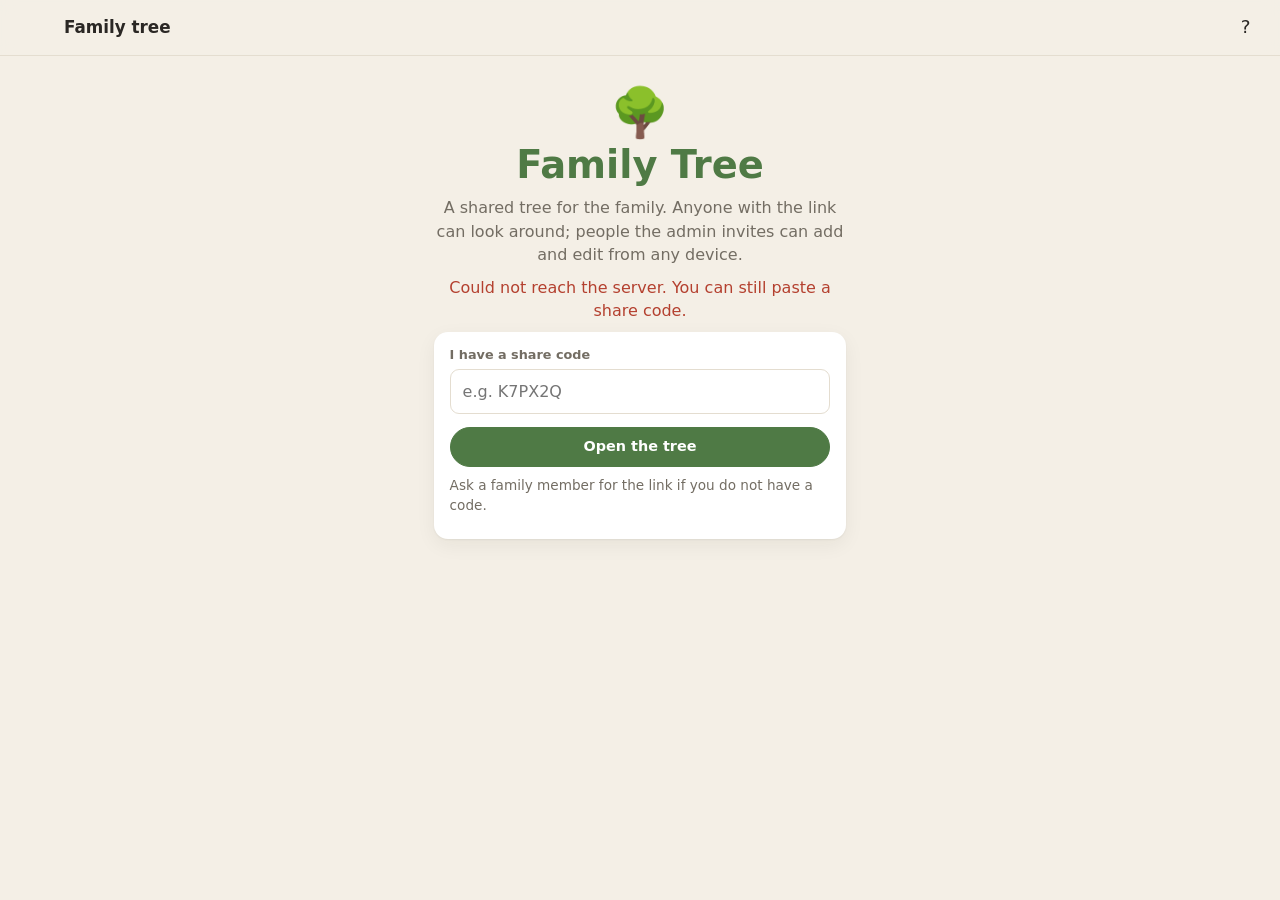
<file: index.html>
<!DOCTYPE html>
<html lang="en">
<head>
  <meta charset="UTF-8" />
  <meta name="viewport" content="width=device-width, initial-scale=1, viewport-fit=cover" />
  <meta name="theme-color" content="#4f7a45" />
  <link rel="icon" href="assets/icons/icon.svg" type="image/svg+xml" />
  <link rel="apple-touch-icon" href="assets/icons/icon-192.png" />
  <link rel="manifest" href="manifest.json" />
  <title>Family Tree</title>
  <link rel="stylesheet" href="assets/css/style.css" />
</head>
<body data-page="home">
  <header class="app-header"></header>
  <nav class="sidenav" aria-label="Main"></nav>

  <main class="app-main"></main>

  <nav class="tabbar" aria-label="Main"></nav>

  <script src="assets/js/config/app-config.js"></script>
  <script src="assets/js/utils/brief-message.js"></script>
  <script src="assets/js/utils/api.js"></script>
  <script src="assets/js/utils/tree-access.js"></script>
  <script src="assets/js/utils/formatters.js"></script>
  <script src="assets/js/utils/gen-date.js"></script>
  <script src="assets/js/utils/confirm-dialog.js"></script>
  <script src="assets/js/utils/help-catalog.js"></script>
  <script src="assets/js/components/shell.js"></script>
  <script src="assets/js/components/contextual-help.js"></script>
  <script src="assets/js/pages/home.js"></script>
  <script src="assets/js/main.js"></script>
</body>
</html>
</file>
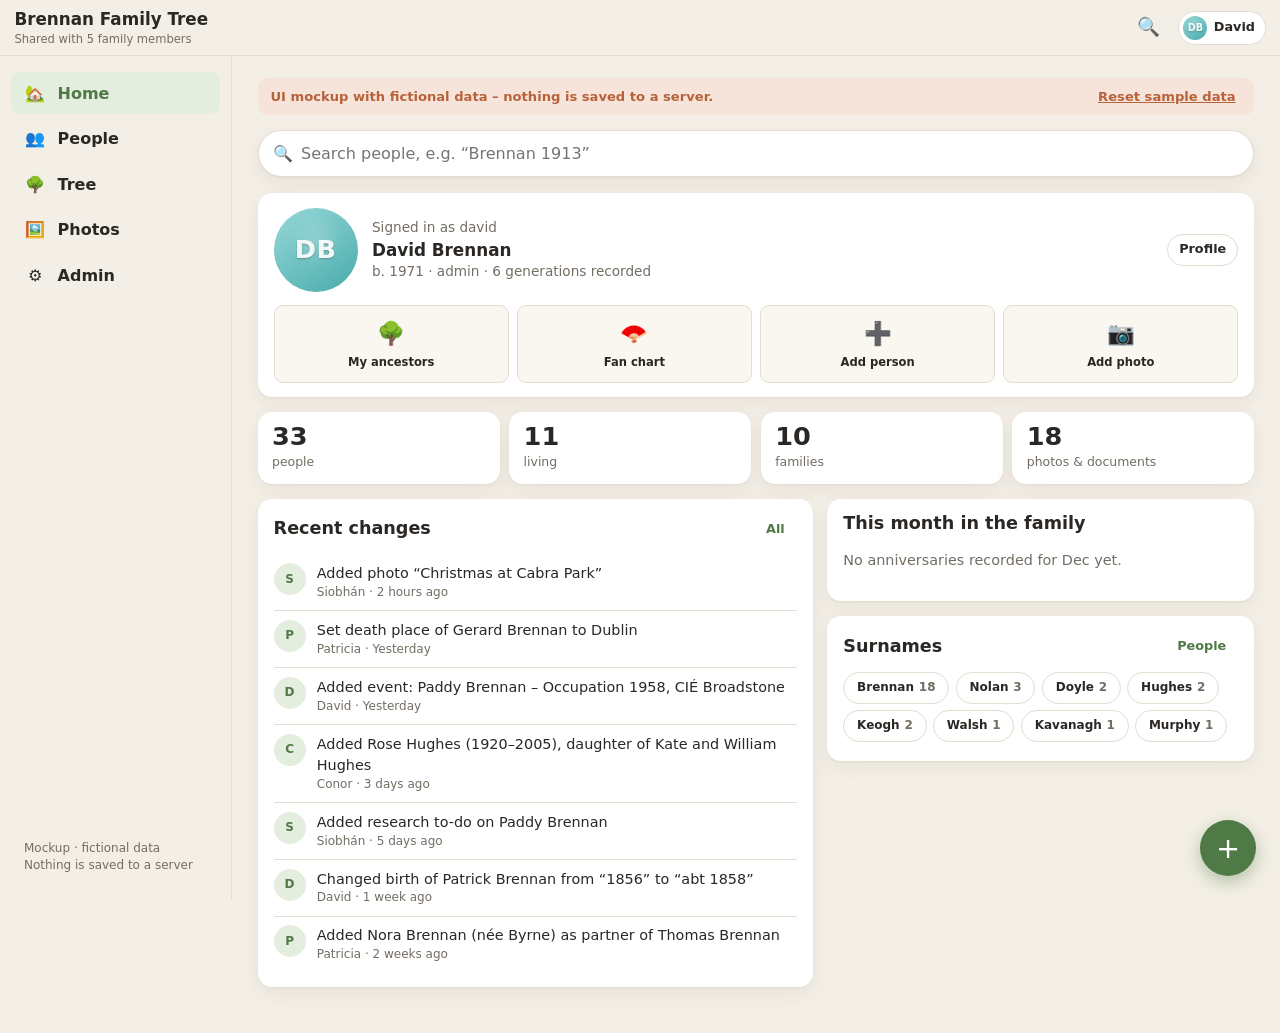
<file: mockups/index.html>
<!DOCTYPE html>
<html lang="en">
<head>
  <meta charset="UTF-8" />
  <meta name="viewport" content="width=device-width, initial-scale=1, viewport-fit=cover" />
  <title>Home · Family Tree mockup</title>
  <link rel="stylesheet" href="assets/mock.css" />
</head>
<body data-page="home">
  <header class="app-header"></header>
  <nav class="sidenav" aria-label="Main"></nav>

  <main class="app-main">
    <div class="banner" id="mockBanner">UI mockup with fictional data – nothing is saved to a server. <button id="btnReset">Reset sample data</button></div>

    <div class="search-wrap">
      <div class="search"><span class="ico">🔍</span><input type="search" id="homeSearch" placeholder="Search people, e.g. “Brennan 1913”" autocomplete="off" /></div>
      <div class="search-results hidden" id="homeResults"></div>
    </div>

    <section class="card" id="meCard"></section>

    <div class="stat-grid" id="stats"></div>

    <div class="two-col" style="margin-top:.9rem">
      <section class="card">
        <div class="card__head"><h2>Recent changes</h2><a class="btn btn--sm btn--ghost" href="admin.html#log">All</a></div>
        <div id="changes"></div>
      </section>
      <div>
        <section class="card">
          <div class="card__head"><h2>This month in the family</h2></div>
          <div id="onThisDay"></div>
        </section>
        <section class="card">
          <div class="card__head"><h2>Surnames</h2><a class="btn btn--sm btn--ghost" href="people.html">People</a></div>
          <div class="chip-row" id="surnames" style="flex-wrap:wrap"></div>
        </section>
      </div>
    </div>
  </main>

  <button class="fab" id="fabAdd" aria-label="Add person" title="Add person">+</button>
  <nav class="tabbar" aria-label="Main"></nav>

  <script src="assets/mock-data.js"></script>
  <script src="assets/mock-store.js"></script>
  <script src="assets/mock-ui.js"></script>
  <script src="assets/pages/home.js"></script>
</body>
</html>
</file>
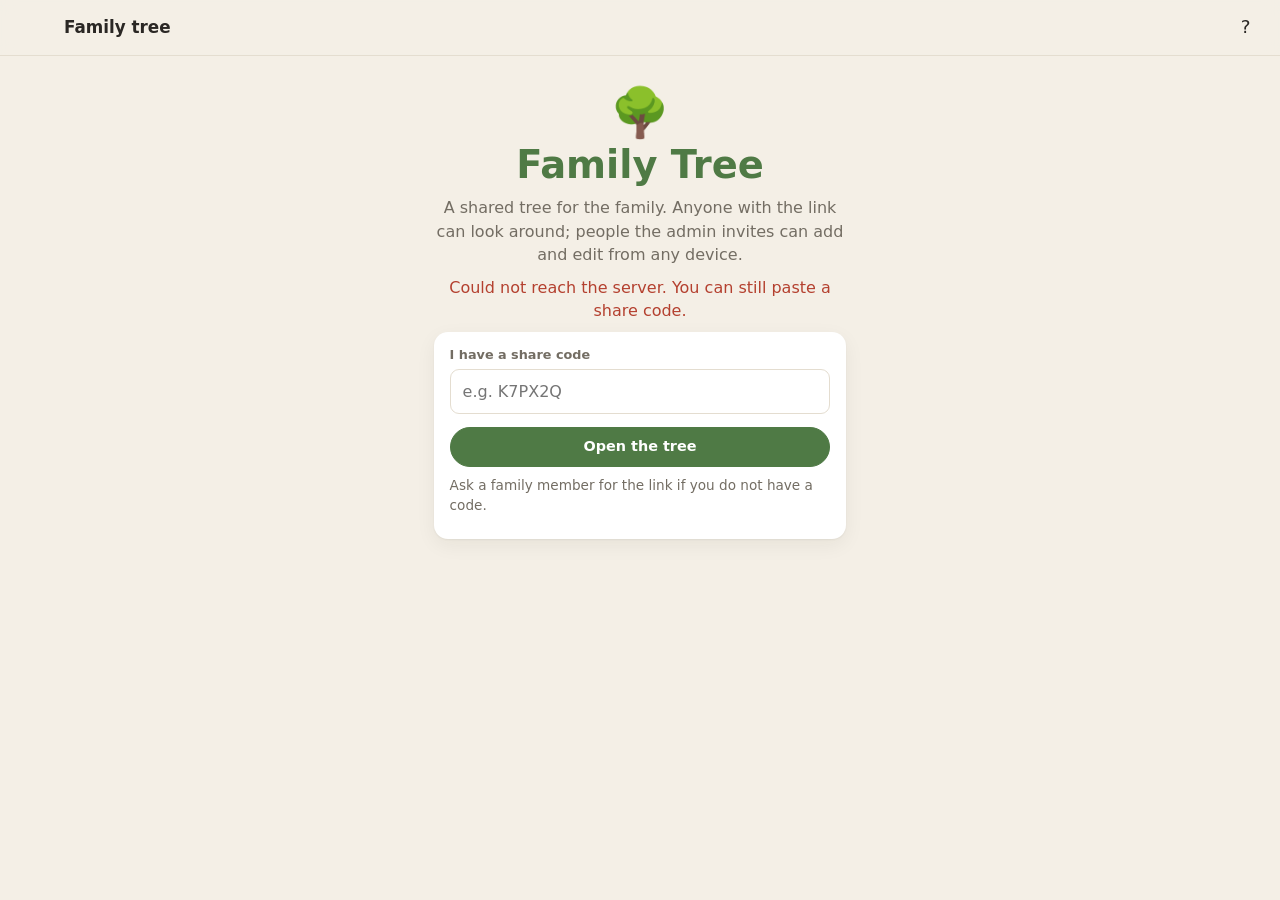
<file: admin.html>
<!DOCTYPE html>
<html lang="en">
<head>
  <meta charset="UTF-8" />
  <meta name="viewport" content="width=device-width, initial-scale=1, viewport-fit=cover" />
  <meta name="theme-color" content="#4f7a45" />
  <link rel="icon" href="assets/icons/icon.svg" type="image/svg+xml" />
  <link rel="apple-touch-icon" href="assets/icons/icon-192.png" />
  <link rel="manifest" href="manifest.json" />
  <title>Admin · Family Tree</title>
  <link rel="stylesheet" href="assets/css/style.css" />
</head>
<body data-page="admin">
  <header class="app-header"></header>
  <nav class="sidenav" aria-label="Main"></nav>

  <main class="app-main"></main>

  <nav class="tabbar" aria-label="Main"></nav>

  <script src="assets/js/config/app-config.js"></script>
  <script src="assets/js/utils/brief-message.js"></script>
  <script src="assets/js/utils/api.js"></script>
  <script src="assets/js/utils/tree-access.js"></script>
  <script src="assets/js/utils/formatters.js"></script>
  <script src="assets/js/utils/gen-date.js"></script>
  <script src="assets/js/utils/confirm-dialog.js"></script>
  <script src="assets/js/utils/help-catalog.js"></script>
  <script src="assets/js/components/shell.js"></script>
  <script src="assets/js/components/contextual-help.js"></script>
  <script src="assets/js/pages/admin.js"></script>
  <script src="assets/js/main.js"></script>
</body>
</html>
</file>
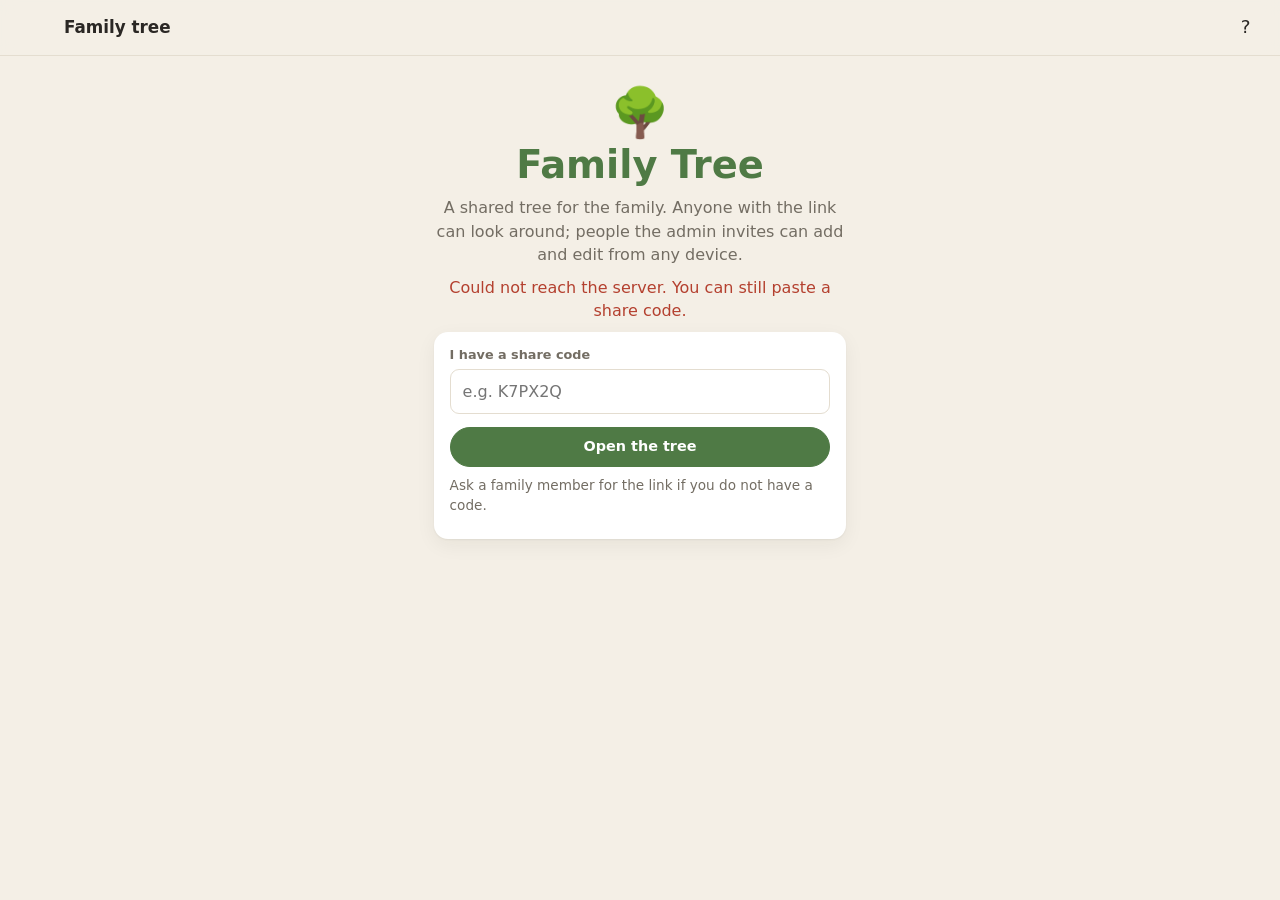
<file: gallery.html>
<!DOCTYPE html>
<html lang="en">
<head>
  <meta charset="UTF-8" />
  <meta name="viewport" content="width=device-width, initial-scale=1, viewport-fit=cover" />
  <meta name="theme-color" content="#4f7a45" />
  <link rel="icon" href="assets/icons/icon.svg" type="image/svg+xml" />
  <link rel="apple-touch-icon" href="assets/icons/icon-192.png" />
  <link rel="manifest" href="manifest.json" />
  <title>Photos · Family Tree</title>
  <link rel="stylesheet" href="assets/css/style.css" />
</head>
<body data-page="gallery">
  <header class="app-header"></header>
  <nav class="sidenav" aria-label="Main"></nav>

  <main class="app-main"></main>

  <nav class="tabbar" aria-label="Main"></nav>

  <script src="assets/js/config/app-config.js"></script>
  <script src="assets/js/utils/brief-message.js"></script>
  <script src="assets/js/utils/api.js"></script>
  <script src="assets/js/utils/tree-access.js"></script>
  <script src="assets/js/utils/formatters.js"></script>
  <script src="assets/js/utils/gen-date.js"></script>
  <script src="assets/js/utils/confirm-dialog.js"></script>
  <script src="assets/js/utils/help-catalog.js"></script>
  <script src="assets/js/utils/image-compress.js"></script>
  <script src="assets/js/components/shell.js"></script>
  <script src="assets/js/components/contextual-help.js"></script>
  <script src="assets/js/components/media-uploader.js"></script>
  <script src="assets/js/components/lightbox.js"></script>
  <script src="assets/js/pages/gallery.js"></script>
  <script src="assets/js/main.js"></script>
</body>
</html>
</file>
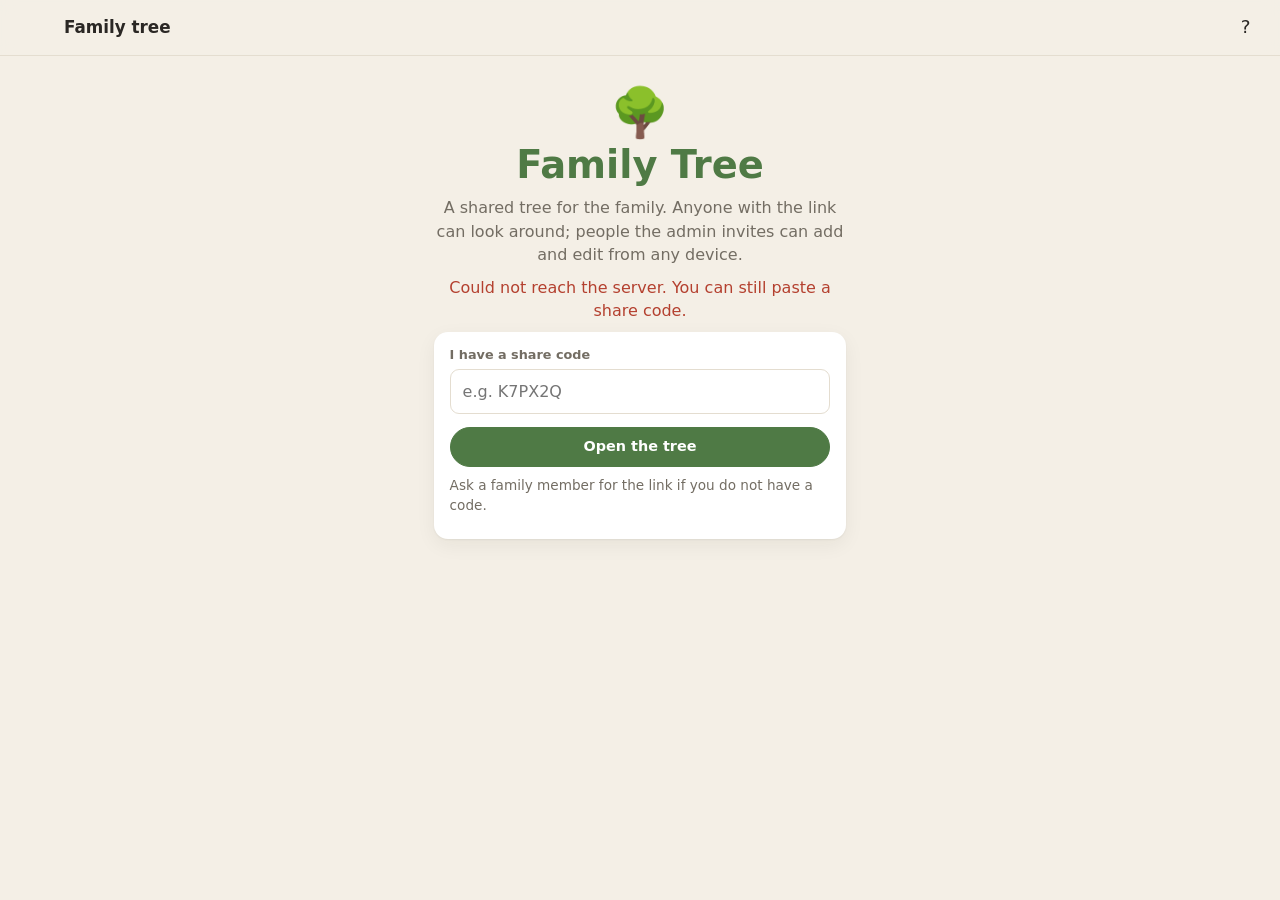
<file: people.html>
<!DOCTYPE html>
<html lang="en">
<head>
  <meta charset="UTF-8" />
  <meta name="viewport" content="width=device-width, initial-scale=1, viewport-fit=cover" />
  <meta name="theme-color" content="#4f7a45" />
  <link rel="icon" href="assets/icons/icon.svg" type="image/svg+xml" />
  <link rel="apple-touch-icon" href="assets/icons/icon-192.png" />
  <link rel="manifest" href="manifest.json" />
  <title>People · Family Tree</title>
  <link rel="stylesheet" href="assets/css/style.css" />
</head>
<body data-page="people">
  <header class="app-header"></header>
  <nav class="sidenav" aria-label="Main"></nav>

  <main class="app-main"></main>

  <nav class="tabbar" aria-label="Main"></nav>

  <script src="assets/js/config/app-config.js"></script>
  <script src="assets/js/utils/brief-message.js"></script>
  <script src="assets/js/utils/api.js"></script>
  <script src="assets/js/utils/tree-access.js"></script>
  <script src="assets/js/utils/formatters.js"></script>
  <script src="assets/js/utils/gen-date.js"></script>
  <script src="assets/js/utils/confirm-dialog.js"></script>
  <script src="assets/js/utils/help-catalog.js"></script>
  <script src="assets/js/components/shell.js"></script>
  <script src="assets/js/components/contextual-help.js"></script>
  <script src="assets/js/pages/people.js"></script>
  <script src="assets/js/main.js"></script>
</body>
</html>
</file>
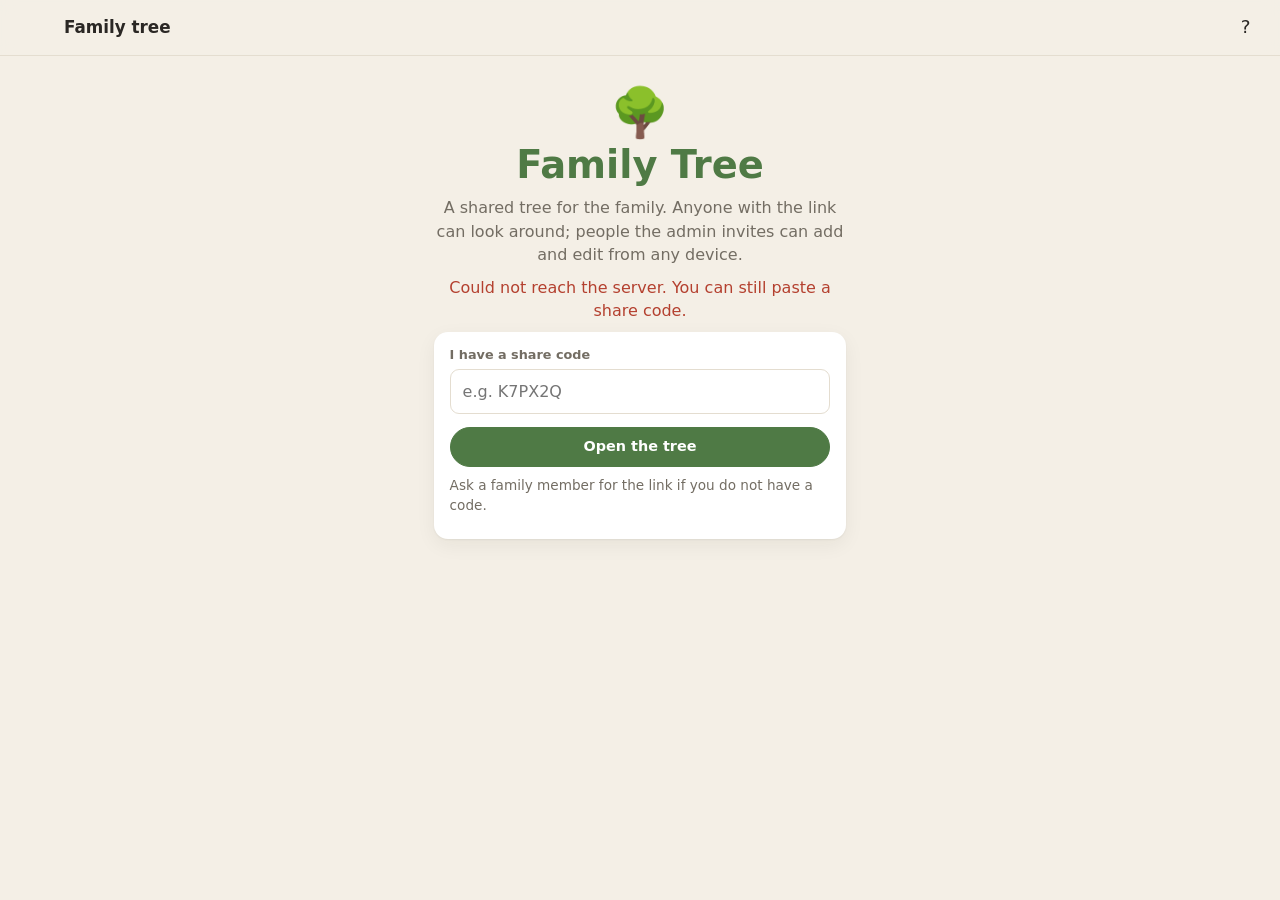
<file: person.html>
<!DOCTYPE html>
<html lang="en">
<head>
  <meta charset="UTF-8" />
  <meta name="viewport" content="width=device-width, initial-scale=1, viewport-fit=cover" />
  <meta name="theme-color" content="#4f7a45" />
  <link rel="icon" href="assets/icons/icon.svg" type="image/svg+xml" />
  <link rel="apple-touch-icon" href="assets/icons/icon-192.png" />
  <link rel="manifest" href="manifest.json" />
  <title>Person · Family Tree</title>
  <link rel="stylesheet" href="assets/css/style.css" />
</head>
<body data-page="person">
  <header class="app-header"></header>
  <nav class="sidenav" aria-label="Main"></nav>

  <main class="app-main"></main>

  <nav class="tabbar" aria-label="Main"></nav>

  <script src="assets/js/config/app-config.js"></script>
  <script src="assets/js/utils/brief-message.js"></script>
  <script src="assets/js/utils/api.js"></script>
  <script src="assets/js/utils/tree-access.js"></script>
  <script src="assets/js/utils/formatters.js"></script>
  <script src="assets/js/utils/gen-date.js"></script>
  <script src="assets/js/utils/confirm-dialog.js"></script>
  <script src="assets/js/utils/help-catalog.js"></script>
  <script src="assets/js/utils/kinship.js"></script>
  <script src="assets/js/utils/image-compress.js"></script>
  <script src="assets/js/components/shell.js"></script>
  <script src="assets/js/components/contextual-help.js"></script>
  <script src="assets/js/components/media-uploader.js"></script>
  <script src="assets/js/components/lightbox.js"></script>
  <script src="assets/js/pages/person.js"></script>
  <script src="assets/js/main.js"></script>
</body>
</html>
</file>
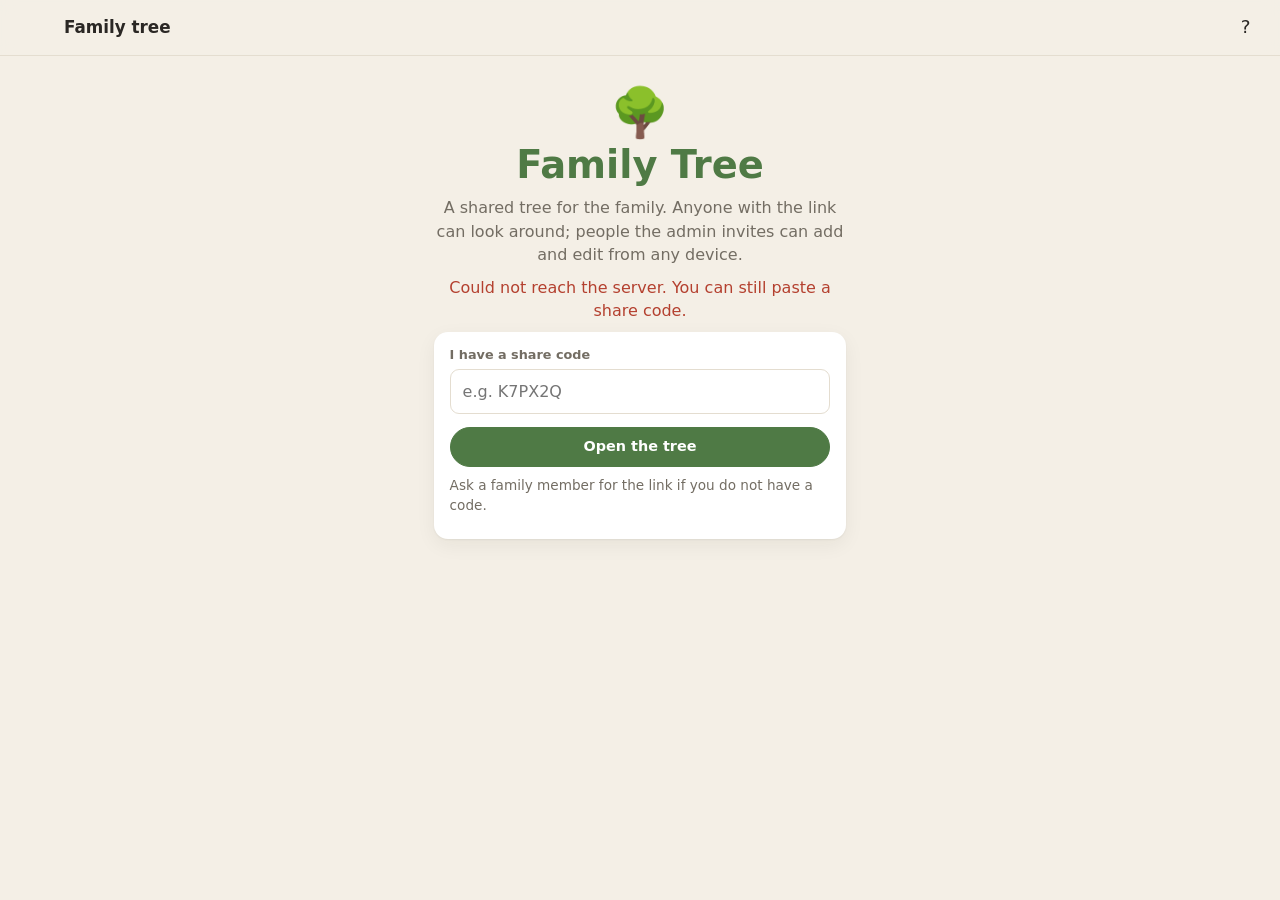
<file: tree.html>
<!DOCTYPE html>
<html lang="en">
<head>
  <meta charset="UTF-8" />
  <meta name="viewport" content="width=device-width, initial-scale=1, viewport-fit=cover" />
  <meta name="theme-color" content="#4f7a45" />
  <link rel="icon" href="assets/icons/icon.svg" type="image/svg+xml" />
  <link rel="apple-touch-icon" href="assets/icons/icon-192.png" />
  <link rel="manifest" href="manifest.json" />
  <title>Tree · Family Tree</title>
  <link rel="stylesheet" href="assets/css/style.css" />
</head>
<body data-page="tree">
  <header class="app-header"></header>
  <nav class="sidenav" aria-label="Main"></nav>

  <main class="app-main"></main>

  <nav class="tabbar" aria-label="Main"></nav>

  <script src="assets/js/config/app-config.js"></script>
  <script src="assets/js/utils/brief-message.js"></script>
  <script src="assets/js/utils/api.js"></script>
  <script src="assets/js/utils/tree-access.js"></script>
  <script src="assets/js/utils/formatters.js"></script>
  <script src="assets/js/utils/gen-date.js"></script>
  <script src="assets/js/utils/confirm-dialog.js"></script>
  <script src="assets/js/utils/help-catalog.js"></script>
  <script src="assets/js/utils/layout-pedigree.js"></script>
  <script src="assets/js/utils/layout-descendants.js"></script>
  <script src="assets/js/utils/layout-hourglass.js"></script>
  <script src="assets/js/utils/layout-fan.js"></script>
  <script src="assets/js/utils/family-graph.js"></script>
  <script src="assets/js/components/shell.js"></script>
  <script src="assets/js/components/contextual-help.js"></script>
  <script src="assets/js/components/pedigree-chart.js"></script>
  <script src="assets/js/components/descendants-chart.js"></script>
  <script src="assets/js/components/fan-chart.js"></script>
  <script src="assets/js/pages/tree.js"></script>
  <script src="assets/js/main.js"></script>
</body>
</html>
</file>
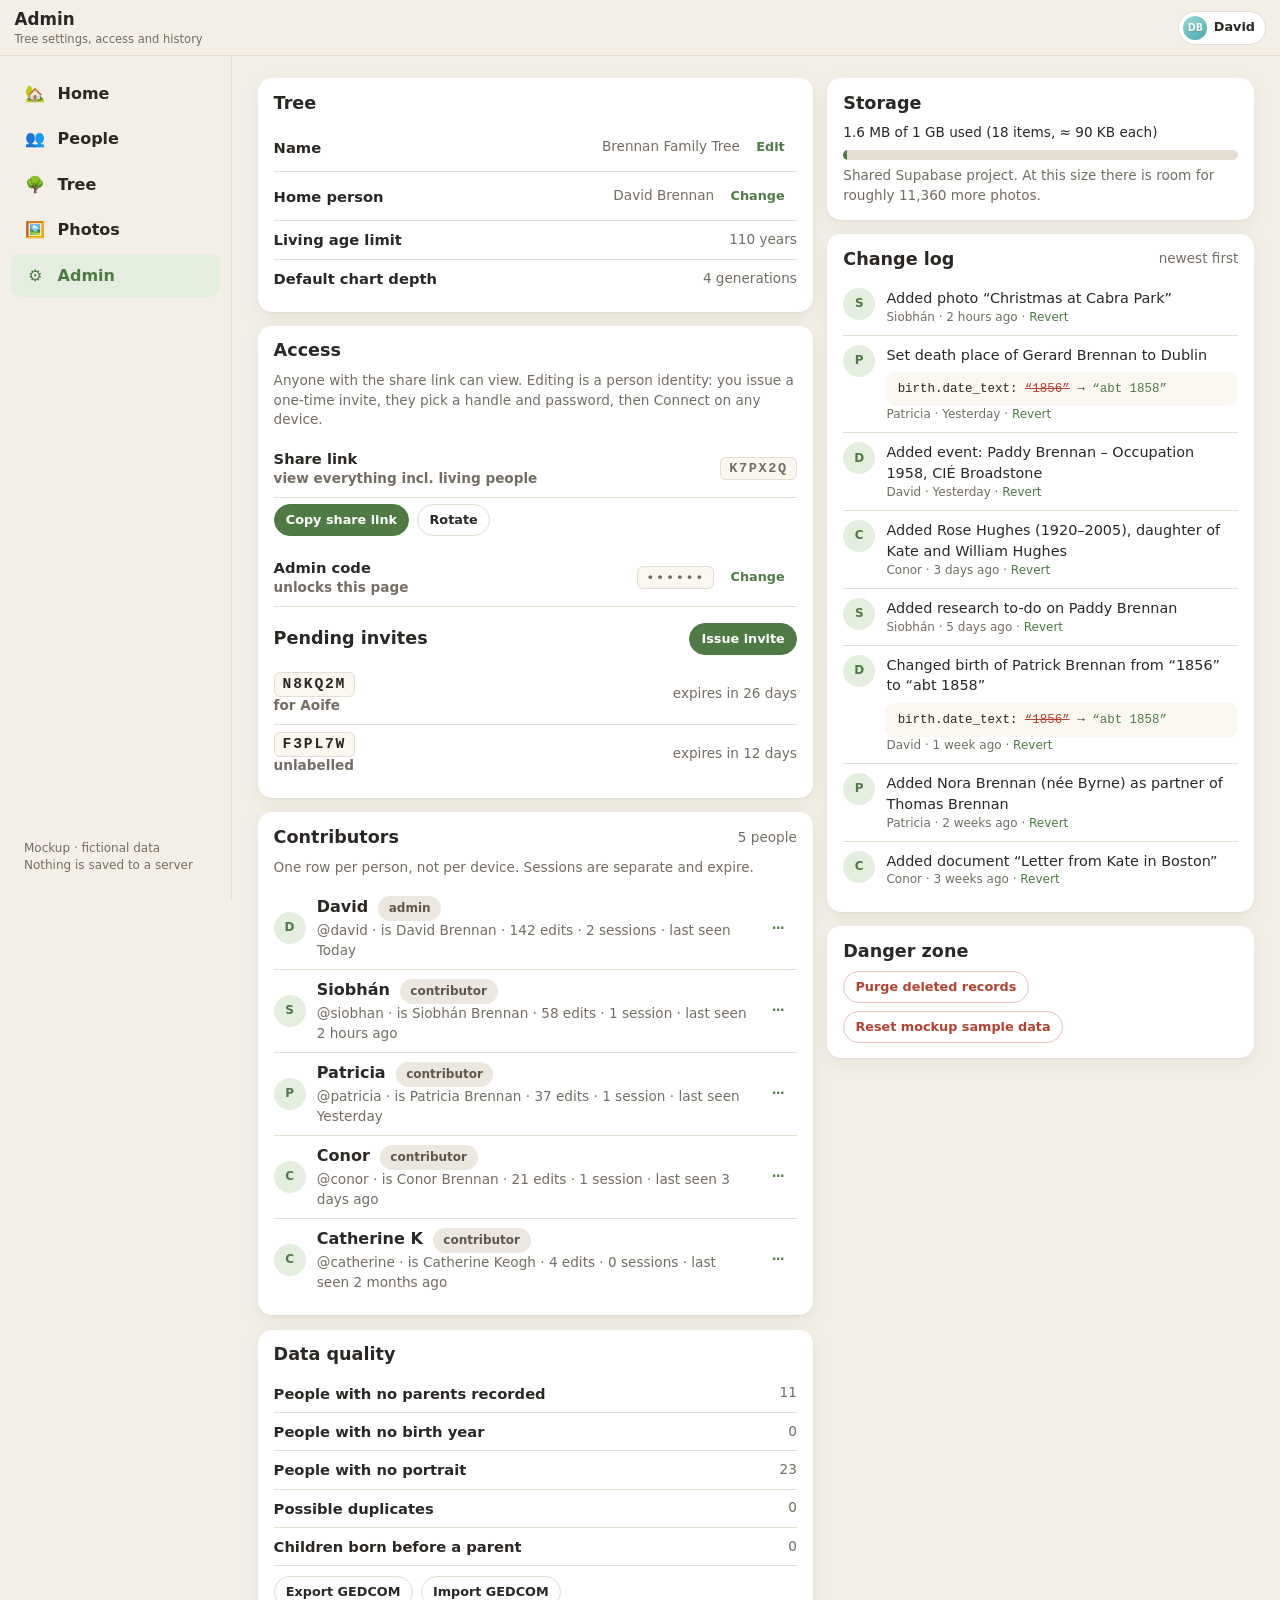
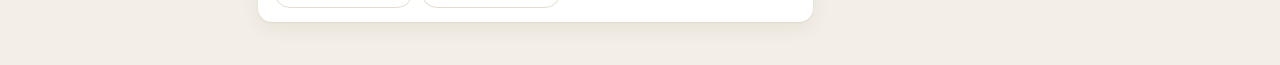
<file: mockups/admin.html>
<!DOCTYPE html>
<html lang="en">
<head>
  <meta charset="UTF-8" />
  <meta name="viewport" content="width=device-width, initial-scale=1, viewport-fit=cover" />
  <title>Admin · Family Tree mockup</title>
  <link rel="stylesheet" href="assets/mock.css" />
</head>
<body data-page="admin">
  <header class="app-header"></header>
  <nav class="sidenav" aria-label="Main"></nav>

  <main class="app-main">
    <div class="two-col">
      <div>
        <section class="card" id="settings"></section>
        <section class="card" id="codes"></section>
        <section class="card" id="contributors"></section>
        <section class="card" id="quality"></section>
      </div>
      <div>
        <section class="card" id="storage"></section>
        <section class="card" id="log"></section>
        <section class="card" id="danger"></section>
      </div>
    </div>
  </main>

  <nav class="tabbar" aria-label="Main"></nav>

  <script src="assets/mock-data.js"></script>
  <script src="assets/mock-store.js"></script>
  <script src="assets/mock-ui.js"></script>
  <script src="assets/pages/admin.js"></script>
</body>
</html>
</file>
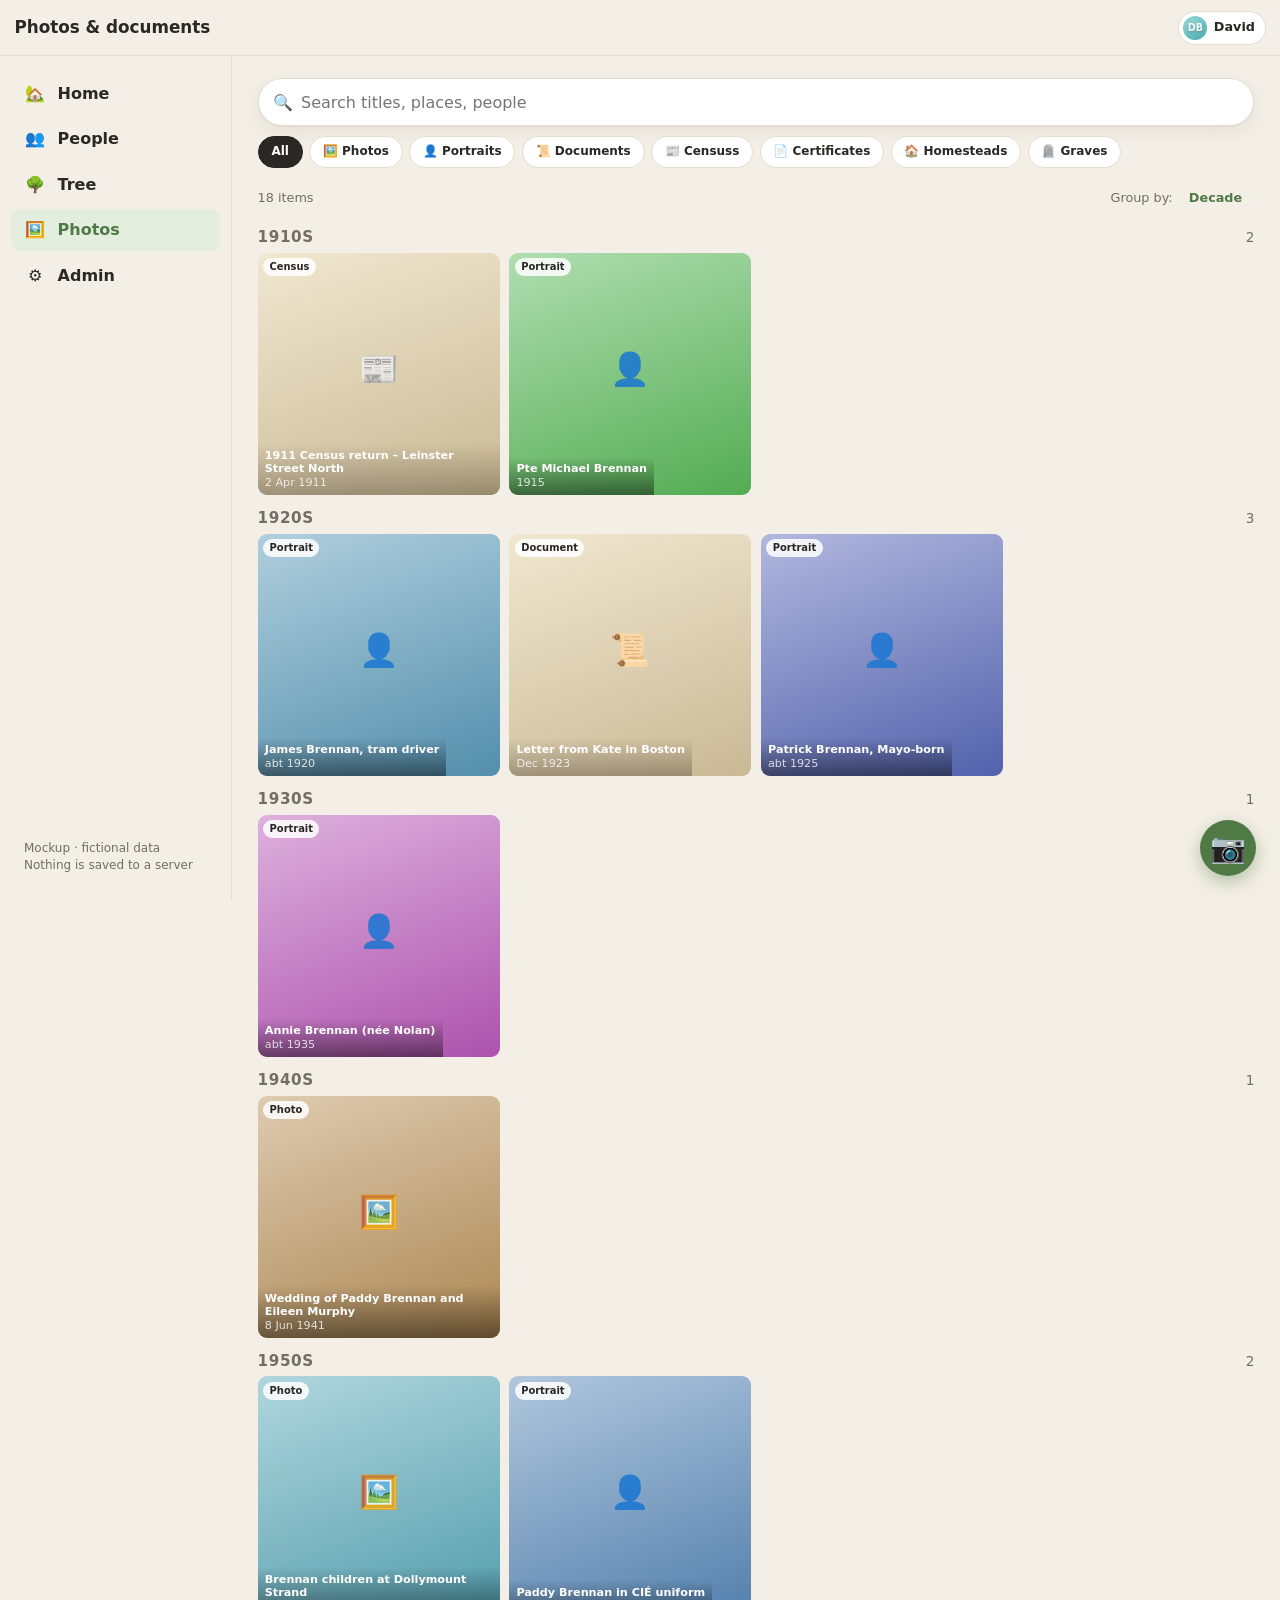
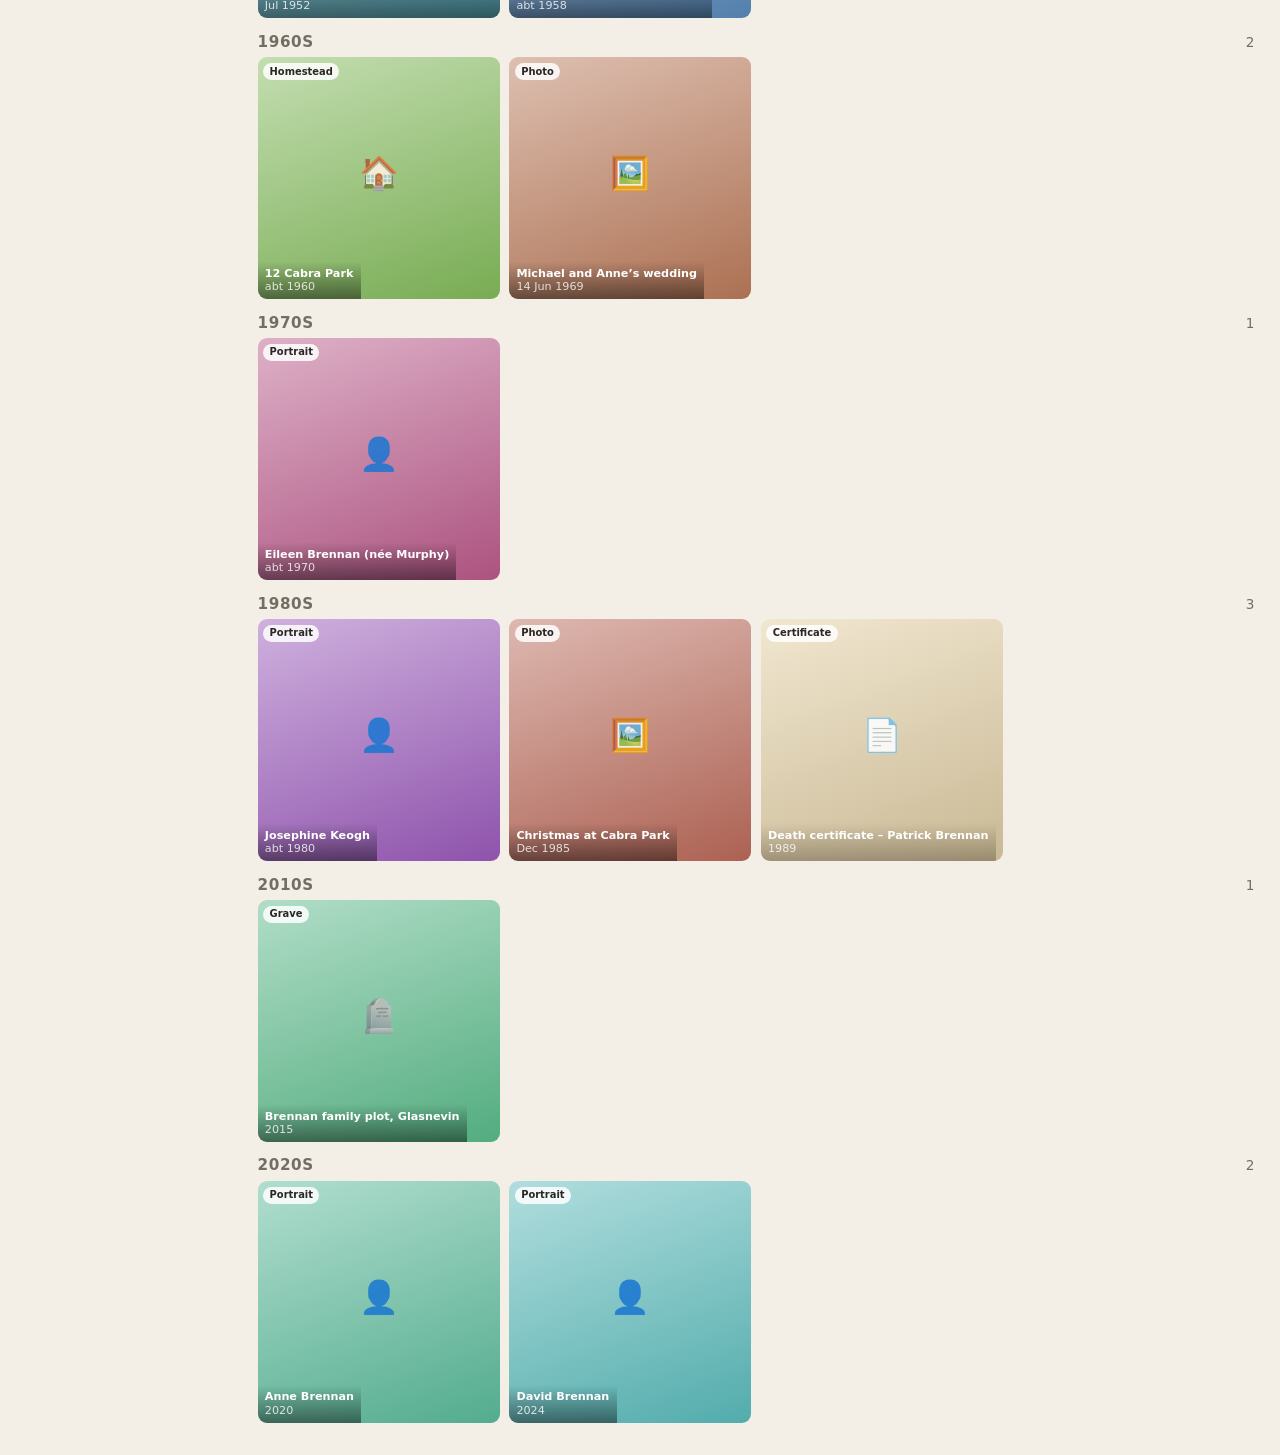
<file: mockups/gallery.html>
<!DOCTYPE html>
<html lang="en">
<head>
  <meta charset="UTF-8" />
  <meta name="viewport" content="width=device-width, initial-scale=1, viewport-fit=cover" />
  <title>Photos · Family Tree mockup</title>
  <link rel="stylesheet" href="assets/mock.css" />
</head>
<body data-page="gallery">
  <header class="app-header"></header>
  <nav class="sidenav" aria-label="Main"></nav>

  <main class="app-main">
    <div class="gallery-toolbar">
      <div class="search"><span class="ico">🔍</span><input type="search" id="q" placeholder="Search titles, places, people" autocomplete="off" /></div>
      <div class="chip-row" id="kinds"></div>
      <div class="sort-row"><span id="count"></span><span>Group by: <button class="btn btn--sm btn--ghost" id="groupBtn">Decade</button></span></div>
    </div>
    <div id="grid"></div>
  </main>

  <button class="fab" id="fabAdd" aria-label="Add photo" title="Add photo">📷</button>
  <nav class="tabbar" aria-label="Main"></nav>

  <script src="assets/mock-data.js"></script>
  <script src="assets/mock-store.js"></script>
  <script src="assets/mock-ui.js"></script>
  <script src="assets/pages/gallery.js"></script>
</body>
</html>
</file>
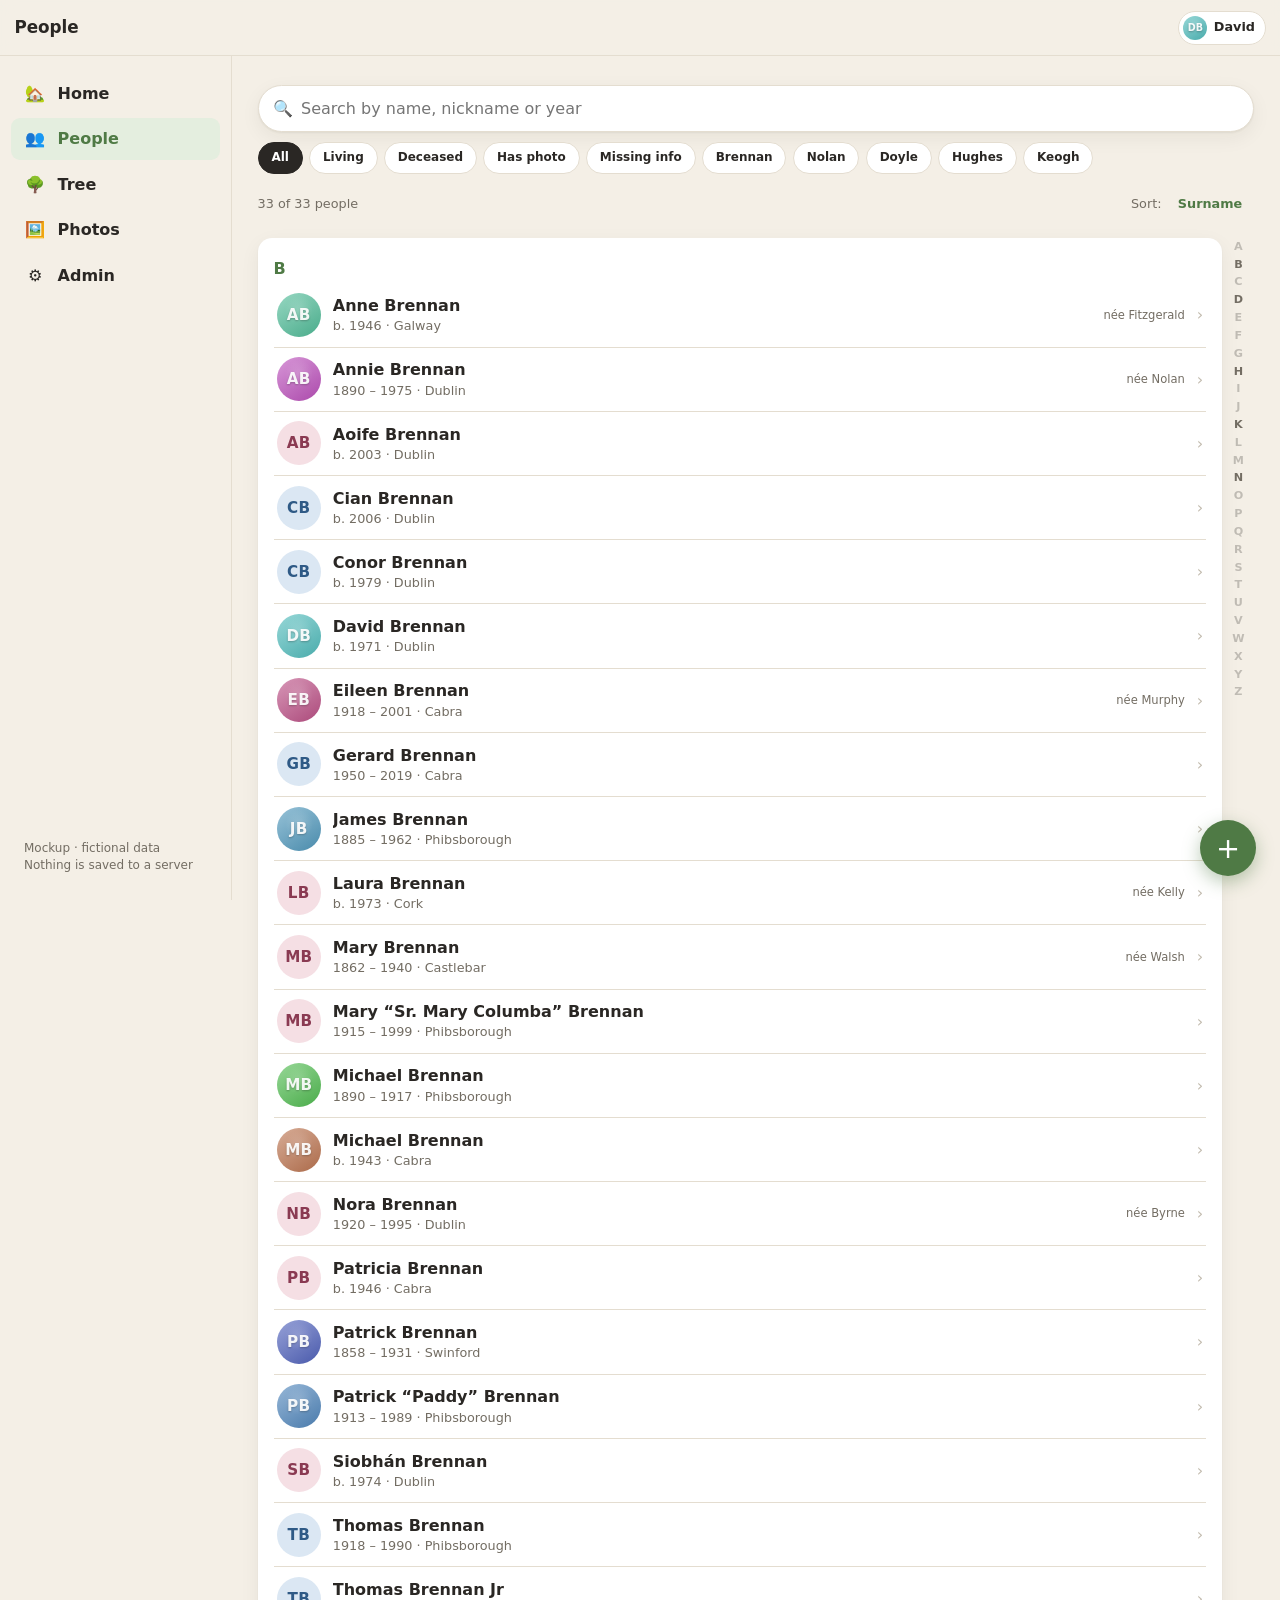
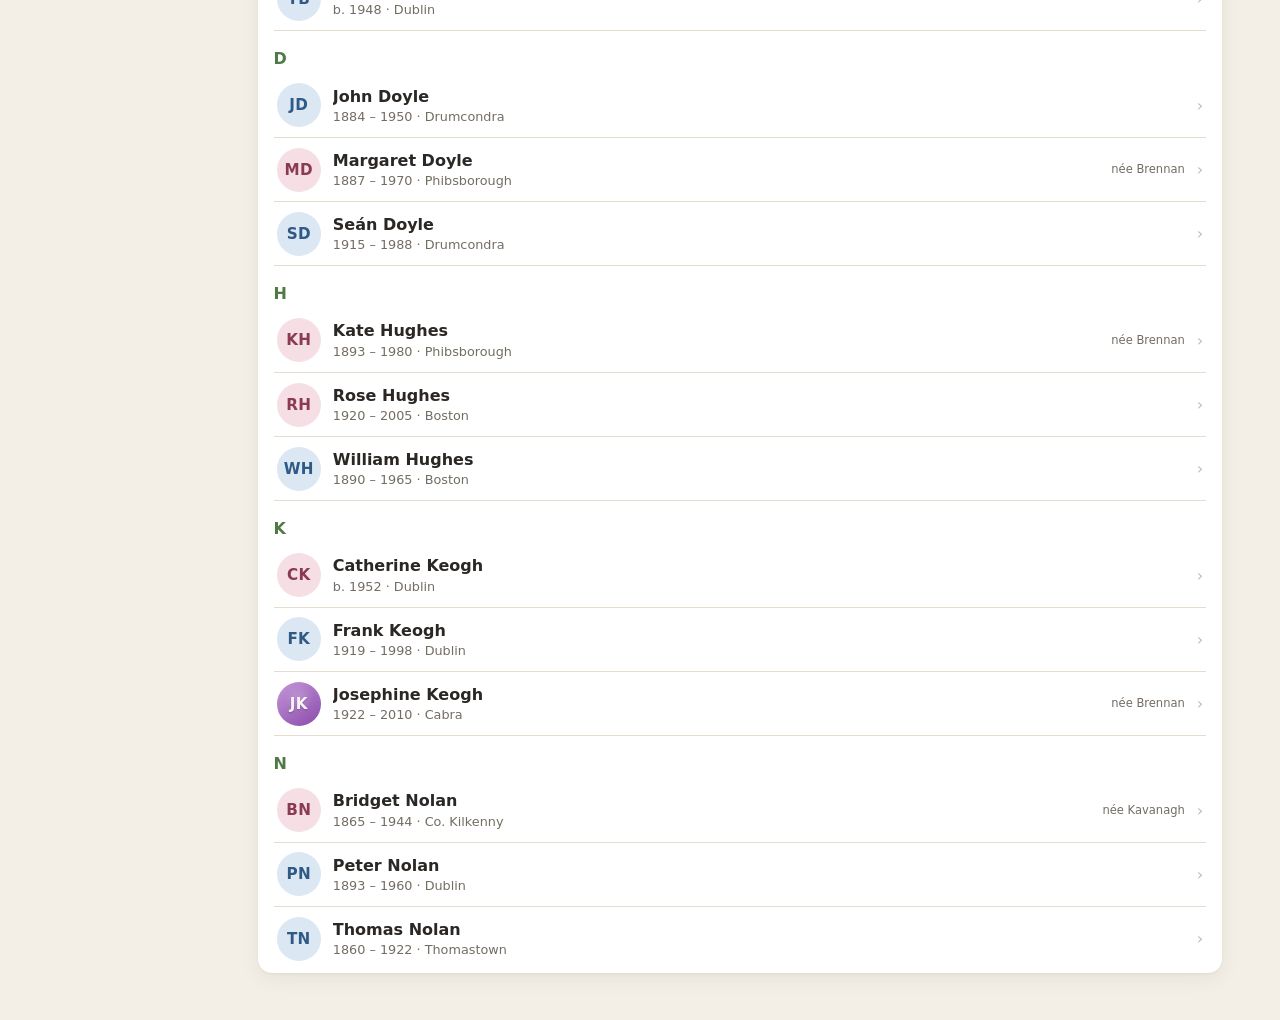
<file: mockups/people.html>
<!DOCTYPE html>
<html lang="en">
<head>
  <meta charset="UTF-8" />
  <meta name="viewport" content="width=device-width, initial-scale=1, viewport-fit=cover" />
  <title>People · Family Tree mockup</title>
  <link rel="stylesheet" href="assets/mock.css" />
</head>
<body data-page="people">
  <header class="app-header"></header>
  <nav class="sidenav" aria-label="Main"></nav>

  <main class="app-main">
    <div class="people-toolbar">
      <div class="search"><span class="ico">🔍</span><input type="search" id="q" placeholder="Search by name, nickname or year" autocomplete="off" /></div>
      <div class="chip-row" id="filters"></div>
      <div class="sort-row"><span id="count"></span><span>Sort: <button class="btn btn--sm btn--ghost" id="sortBtn">Surname</button></span></div>
    </div>
    <div class="people-layout">
      <div class="card" id="list" style="padding-top:.2rem;padding-bottom:.2rem"></div>
      <nav class="alpha-index" id="alpha" aria-label="Jump to letter"></nav>
    </div>
  </main>

  <button class="fab" id="fabAdd" aria-label="Add person" title="Add person">+</button>
  <nav class="tabbar" aria-label="Main"></nav>

  <script src="assets/mock-data.js"></script>
  <script src="assets/mock-store.js"></script>
  <script src="assets/mock-ui.js"></script>
  <script src="assets/pages/people.js"></script>
</body>
</html>
</file>
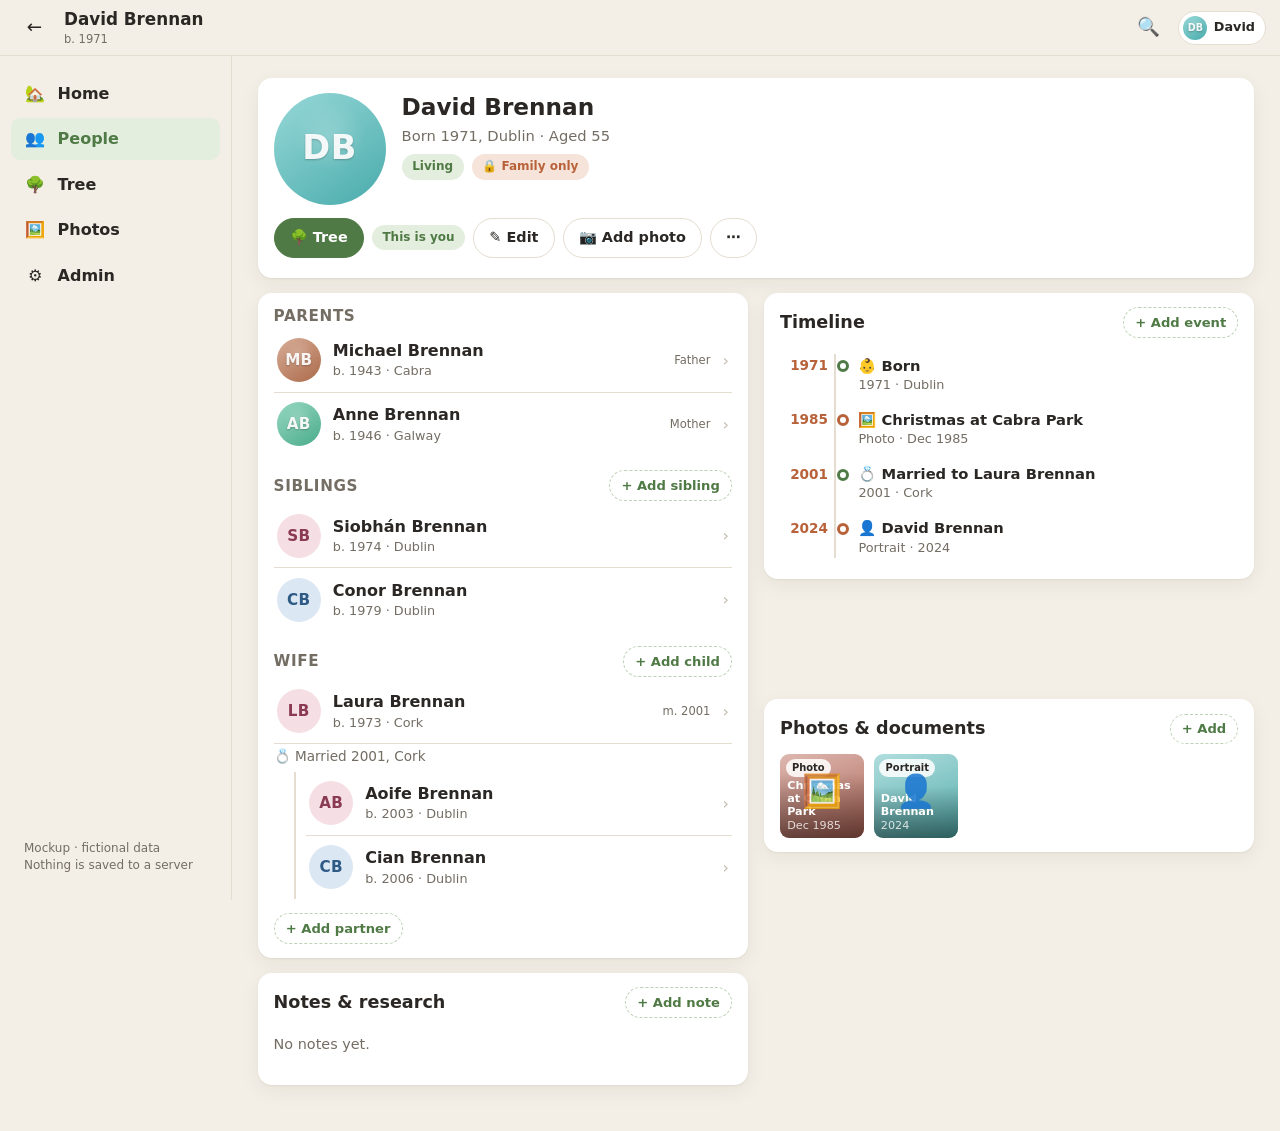
<file: mockups/person.html>
<!DOCTYPE html>
<html lang="en">
<head>
  <meta charset="UTF-8" />
  <meta name="viewport" content="width=device-width, initial-scale=1, viewport-fit=cover" />
  <title>Person · Family Tree mockup</title>
  <link rel="stylesheet" href="assets/mock.css" />
</head>
<body data-page="people">
  <header class="app-header"></header>
  <nav class="sidenav" aria-label="Main"></nav>

  <main class="app-main">
    <div id="newBanner" class="banner hidden">Added. Now connect them: add parents, a partner or children below.</div>
    <section class="card" id="hero"></section>

    <div class="tabs" role="tablist" id="tabs">
      <button role="tab" data-tab="family" aria-selected="true">Family</button>
      <button role="tab" data-tab="timeline" aria-selected="false">Timeline</button>
      <button role="tab" data-tab="photos" aria-selected="false">Photos</button>
      <button role="tab" data-tab="notes" aria-selected="false">Notes</button>
    </div>

    <div class="profile-grid" id="grid">
      <section class="card is-active" data-tab="family" id="family"></section>
      <section class="card" data-tab="timeline" id="timeline"></section>
      <section class="card" data-tab="photos" id="photos"></section>
      <section class="card" data-tab="notes" id="notes"></section>
    </div>
  </main>

  <nav class="tabbar" aria-label="Main"></nav>

  <script src="assets/mock-data.js"></script>
  <script src="assets/mock-store.js"></script>
  <script src="assets/mock-ui.js"></script>
  <script src="assets/kinship.js"></script>
  <script src="assets/pages/person.js"></script>
</body>
</html>
</file>
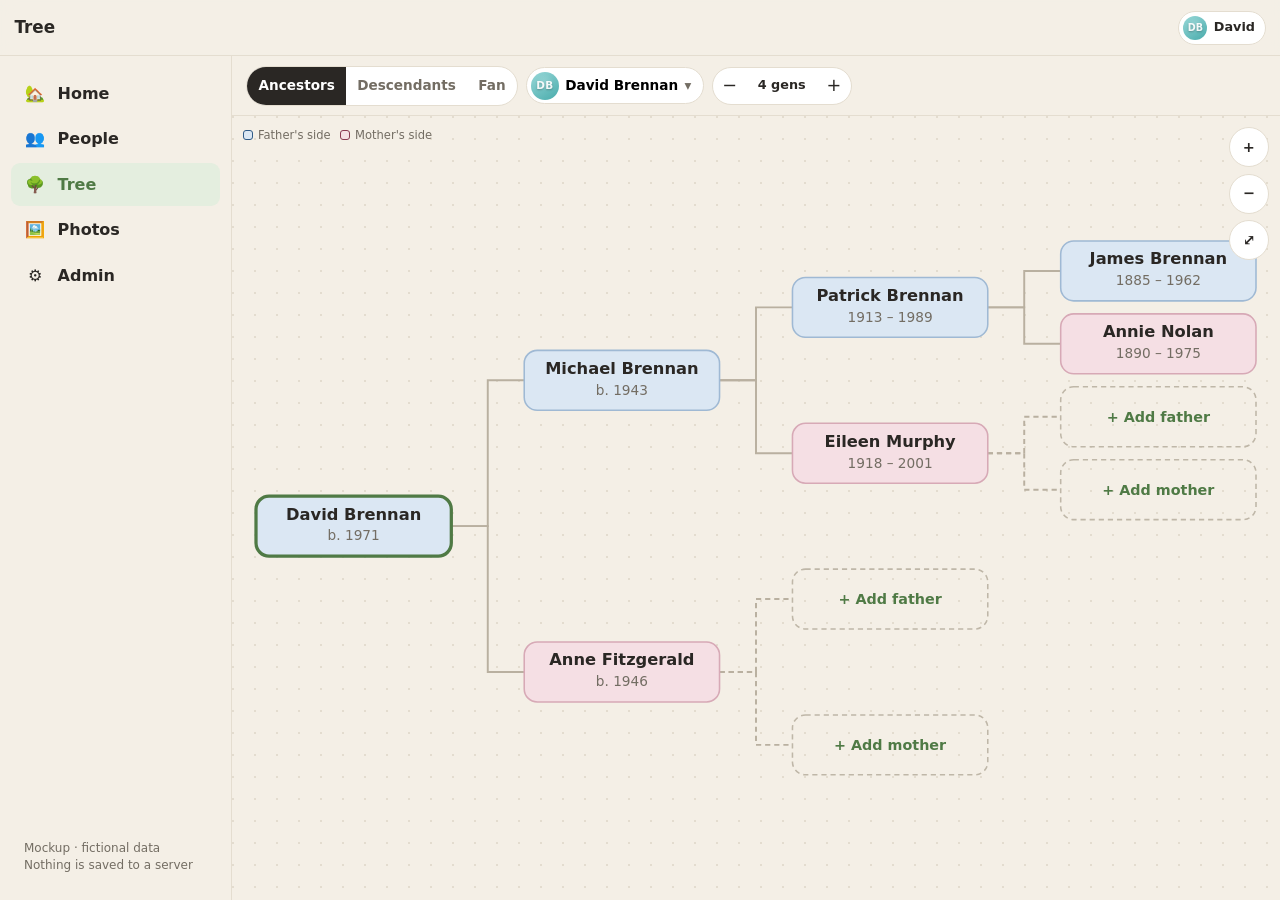
<file: mockups/tree.html>
<!DOCTYPE html>
<html lang="en">
<head>
  <meta charset="UTF-8" />
  <meta name="viewport" content="width=device-width, initial-scale=1, viewport-fit=cover" />
  <title>Tree · Family Tree mockup</title>
  <link rel="stylesheet" href="assets/mock.css" />
</head>
<body data-page="tree">
  <header class="app-header"></header>
  <nav class="sidenav" aria-label="Main"></nav>

  <main class="app-main app-main--flush">
    <div class="tree-page">
      <div class="tree-toolbar">
        <div class="seg" id="viewSeg">
          <button data-value="pedigree" aria-pressed="true">Ancestors</button>
          <button data-value="descendants" aria-pressed="false">Descendants</button>
          <button data-value="fan" aria-pressed="false">Fan</button>
        </div>
        <button class="tree-focus" id="focusBtn" title="Change focus person"></button>
        <div class="stepper" title="Generations"><button id="genMinus" aria-label="Fewer generations">−</button><span id="genLabel"></span><button id="genPlus" aria-label="More generations">+</button></div>
        <div class="seg hidden" id="spanSeg"><button data-value="180" aria-pressed="true">Half</button><button data-value="360" aria-pressed="false">Full</button></div>
      </div>
      <div class="chart-wrap" id="chartWrap">
        <svg id="chart" xmlns="http://www.w3.org/2000/svg"><g id="chartG"></g></svg>
        <div class="legend" id="legend"><span class="pat">Father's side</span><span class="mat">Mother's side</span></div>
        <div class="chart-controls">
          <button class="btn" id="zoomIn" aria-label="Zoom in">+</button>
          <button class="btn" id="zoomOut" aria-label="Zoom out">−</button>
          <button class="btn" id="fit" aria-label="Fit to screen" title="Fit to screen">⤢</button>
        </div>
        <div class="chart-info hidden" id="info"></div>
      </div>
    </div>
  </main>

  <nav class="tabbar" aria-label="Main"></nav>

  <script src="assets/mock-data.js"></script>
  <script src="assets/mock-store.js"></script>
  <script src="assets/mock-ui.js"></script>
  <script src="assets/charts.js"></script>
  <script src="assets/pages/tree.js"></script>
</body>
</html>
</file>
<file: assets/css/style.css>
/* FamilyTree styles – phone first, desktop at ≥ 760px */
@import url('brief-message.css');
@import url('contextual-help.css');

:root {
  --brief-msg-bg: rgba(42, 39, 36, 0.95);
  --brief-msg-color: #fff;
  --brief-msg-border: none;
  --brief-msg-radius: 999px;
  --brief-msg-padding: 0.4rem 0.8rem;
  --brief-msg-font-size: 0.85rem;
  --brief-msg-font-weight: 600;
  --bg: #f4efe6;
  --panel: #ffffff;
  --panel-2: #faf7f1;
  --ink: #2a2724;
  --muted: #736d63;
  --line: #e4ddd0;
  --accent: #4f7a45;
  --accent-ink: #ffffff;
  --accent-soft: #e4eedf;
  --warm: #b8623a;
  --warm-soft: #f6e4da;
  --male: #dbe7f3;
  --male-ink: #2f5a86;
  --female: #f5dfe4;
  --female-ink: #8a3a52;
  --unknown: #ebe7df;
  --unknown-ink: #5d574d;
  --danger: #b4402f;
  --radius: 14px;
  --radius-sm: 9px;
  --shadow: 0 1px 2px rgba(40, 30, 10, 0.06), 0 6px 20px rgba(40, 30, 10, 0.06);
  --font: system-ui, -apple-system, "Segoe UI", Roboto, "Helvetica Neue", sans-serif;
  --header-h: 56px;
  --tabbar-h: 62px;
  --safe-b: env(safe-area-inset-bottom, 0px);
}

*, *::before, *::after { box-sizing: border-box; }
html, body { margin: 0; padding: 0; }
body {
  background: var(--bg);
  color: var(--ink);
  font-family: var(--font);
  font-size: 16px;
  line-height: 1.45;
  -webkit-text-size-adjust: 100%;
  min-height: 100vh;
}
a { color: var(--accent); text-decoration: none; }
a:hover { text-decoration: underline; }
button { font: inherit; }
h1, h2, h3 { margin: 0; line-height: 1.2; }
h1 { font-size: 1.5rem; }
h2 { font-size: 1.1rem; }
h3 { font-size: .95rem; color: var(--muted); font-weight: 600; text-transform: uppercase; letter-spacing: .04em; }
p { margin: 0 0 .6rem; }
.muted { color: var(--muted); }
.small { font-size: .85rem; }
.hidden { display: none !important; }

/* ---------- shell ---------- */
.app-header {
  position: sticky; top: 0; z-index: 30;
  height: var(--header-h);
  display: flex; align-items: center; gap: .6rem;
  padding: 0 .9rem;
  background: rgba(244, 239, 230, .92);
  backdrop-filter: blur(8px);
  border-bottom: 1px solid var(--line);
}
.app-header__title { font-weight: 700; font-size: 1.05rem; flex: 1; min-width: 0; white-space: nowrap; overflow: hidden; text-overflow: ellipsis; }
.app-header__title small { display: block; font-weight: 500; font-size: .72rem; color: var(--muted); }
.app-header__btn {
  width: 40px; height: 40px; border-radius: 50%; border: none; background: transparent;
  display: grid; place-items: center; cursor: pointer; color: var(--ink); font-size: 1.15rem;
}
.app-header__btn:hover { background: rgba(0,0,0,.05); }
.me-chip {
  display: inline-flex; align-items: center; gap: .4rem;
  padding: .25rem .6rem .25rem .3rem; border-radius: 999px;
  background: var(--panel); border: 1px solid var(--line); font-size: .8rem; font-weight: 600;
  cursor: pointer; font-family: inherit; color: inherit;
}
.me-chip--guest { padding: .35rem .8rem; color: var(--accent); }
.me-chip .avatar { width: 24px; height: 24px; font-size: .6rem; }

.app-main {
  padding: 1rem .9rem calc(var(--tabbar-h) + var(--safe-b) + 1rem);
  max-width: 1100px; margin: 0 auto; width: 100%; min-width: 0;
}
html, body { overflow-x: hidden; }
.app-main--flush { padding: 0; max-width: none; }

.tabbar {
  position: fixed; left: 0; right: 0; bottom: 0; z-index: 30;
  height: calc(var(--tabbar-h) + var(--safe-b));
  padding-bottom: var(--safe-b);
  display: grid; grid-template-columns: repeat(5, 1fr);
  background: var(--panel); border-top: 1px solid var(--line);
}
.tabbar a {
  display: flex; flex-direction: column; align-items: center; justify-content: center; gap: 2px;
  color: var(--muted); font-size: .68rem; font-weight: 600; text-decoration: none;
}
.tabbar a .ico { font-size: 1.25rem; line-height: 1; }
.tabbar a.is-active { color: var(--accent); }
.sidenav { display: none; }

@media (min-width: 760px) {
  body { display: grid; grid-template-columns: 232px minmax(0, 1fr); grid-template-rows: var(--header-h) 1fr; min-height: 100vh; }
  .app-main { min-width: 0; }
  .app-header { grid-column: 1 / -1; }
  .sidenav {
    display: flex; flex-direction: column; gap: .2rem;
    padding: 1rem .7rem; border-right: 1px solid var(--line);
    position: sticky; top: var(--header-h); height: calc(100vh - var(--header-h));
  }
  .sidenav a {
    display: flex; align-items: center; gap: .7rem;
    padding: .6rem .8rem; border-radius: var(--radius-sm);
    color: var(--ink); font-weight: 600; text-decoration: none;
  }
  .sidenav a .ico { width: 1.4rem; text-align: center; }
  .sidenav a:hover { background: rgba(0,0,0,.04); }
  .sidenav a.is-active { background: var(--accent-soft); color: var(--accent); }
  .sidenav__foot { margin-top: auto; font-size: .75rem; color: var(--muted); padding: .6rem .8rem; }
  .tabbar { display: none; }
  .app-main { padding: 1.4rem 1.6rem 2rem; }
  .app-main--flush { padding: 0; }
}

/* ---------- primitives ---------- */
.card {
  background: var(--panel); border-radius: var(--radius); box-shadow: var(--shadow);
  padding: .9rem 1rem; margin-bottom: .9rem;
}
.card__head { display: flex; align-items: center; justify-content: space-between; gap: .5rem; margin-bottom: .6rem; }
.card__head h2, .card__head h3 { margin: 0; }

.btn {
  display: inline-flex; align-items: center; justify-content: center; gap: .4rem;
  min-height: 40px; padding: .5rem .95rem; border-radius: 999px;
  border: 1px solid var(--line); background: var(--panel); color: var(--ink);
  font-weight: 600; font-size: .9rem; cursor: pointer; text-decoration: none; white-space: nowrap;
}
.btn:hover { background: var(--panel-2); text-decoration: none; }
.btn--primary { background: var(--accent); border-color: var(--accent); color: var(--accent-ink); }
.btn--primary:hover { background: #456b3c; }
.btn--warm { background: var(--warm); border-color: var(--warm); color: #fff; }
.btn--ghost { background: transparent; border-color: transparent; color: var(--accent); }
.btn--danger { color: var(--danger); border-color: #e8c4bd; }
.btn--sm { min-height: 32px; padding: .25rem .7rem; font-size: .8rem; }
.btn--icon { width: 40px; padding: 0; border-radius: 50%; }
.btn--block { width: 100%; }
.btn-row { display: flex; flex-wrap: wrap; gap: .5rem; }
.btn-row--end { justify-content: flex-end; }

.chip {
  display: inline-flex; align-items: center; gap: .3rem;
  padding: .2rem .6rem; border-radius: 999px; font-size: .75rem; font-weight: 600;
  background: var(--unknown); color: var(--unknown-ink); border: 1px solid transparent;
}
.chip--living { background: var(--accent-soft); color: var(--accent); }
.chip--deceased { background: var(--unknown); color: var(--muted); }
.chip--warm { background: var(--warm-soft); color: var(--warm); }
.chip--male { background: var(--male); color: var(--male-ink); }
.chip--female { background: var(--female); color: var(--female-ink); }
.chip-row { display: flex; gap: .4rem; flex-wrap: nowrap; overflow-x: auto; padding-bottom: .3rem; scrollbar-width: none; }
.chip-row::-webkit-scrollbar { display: none; }
.chip-row .chip { cursor: pointer; background: var(--panel); border-color: var(--line); color: var(--ink); flex: 0 0 auto; min-height: 32px; padding: .3rem .8rem; }
.chip-row .chip.is-active { background: var(--ink); color: #fff; border-color: var(--ink); }

.avatar {
  width: 44px; height: 44px; border-radius: 50%; flex: 0 0 auto;
  display: inline-grid; place-items: center;
  font-weight: 700; font-size: .95rem; letter-spacing: .02em;
  background: var(--unknown); color: var(--unknown-ink);
  position: relative; overflow: hidden;
}
.avatar--M { background: var(--male); color: var(--male-ink); }
.avatar--F { background: var(--female); color: var(--female-ink); }
.avatar--lg { width: 84px; height: 84px; font-size: 1.6rem; }
.avatar--xl { width: 112px; height: 112px; font-size: 2.1rem; }
.avatar--sm { width: 32px; height: 32px; font-size: .7rem; }
.avatar--photo { background: linear-gradient(145deg, hsl(var(--h, 200) 45% 72%), hsl(var(--h, 200) 40% 48%)); color: rgba(255,255,255,.92); text-shadow: 0 1px 2px rgba(0,0,0,.25); }
.avatar--photo::after { content: ""; position: absolute; inset: 0; background: radial-gradient(circle at 50% 38%, rgba(255,255,255,.18), transparent 40%); }
.avatar--img { background-size: cover; background-position: center; background-repeat: no-repeat; color: transparent; }
.avatar--img::after { display: none; }

.search {
  display: flex; align-items: center; gap: .5rem;
  background: var(--panel); border: 1px solid var(--line); border-radius: 999px;
  padding: .3rem .4rem .3rem .9rem; box-shadow: var(--shadow);
}
.search input { flex: 1; min-width: 0; border: none; outline: none; background: transparent; font: inherit; font-size: 1rem; padding: .4rem 0; }
.search .ico { color: var(--muted); }

.person-row {
  display: flex; align-items: center; gap: .75rem;
  padding: .6rem .2rem; border-bottom: 1px solid var(--line);
  color: inherit; text-decoration: none;
}
.person-row:last-child { border-bottom: none; }
.person-row:hover { text-decoration: none; background: var(--panel-2); border-radius: var(--radius-sm); }
.person-row__body { flex: 1; min-width: 0; display: block; }
.person-row__name { display: block; font-weight: 600; white-space: nowrap; overflow: hidden; text-overflow: ellipsis; }
.person-row__meta { display: block; font-size: .8rem; color: var(--muted); white-space: nowrap; overflow: hidden; text-overflow: ellipsis; }
.person-row__tag { font-size: .72rem; color: var(--muted); flex: 0 0 auto; text-align: right; }
.person-row__chev { color: #c2bbae; flex: 0 0 auto; }

.list-head { display: flex; justify-content: space-between; align-items: baseline; margin: .9rem 0 .3rem; }
.list-head h3 { margin: 0; }

.stat-grid { display: grid; grid-template-columns: repeat(2, 1fr); gap: .6rem; }
.stat { background: var(--panel); border-radius: var(--radius); box-shadow: var(--shadow); padding: .8rem .9rem; }
.stat__n { font-size: 1.6rem; font-weight: 800; line-height: 1; }
.stat__l { font-size: .78rem; color: var(--muted); margin-top: .2rem; }
@media (min-width: 760px) { .stat-grid { grid-template-columns: repeat(4, 1fr); } }

.two-col { display: grid; gap: .9rem; }
@media (min-width: 900px) { .two-col { grid-template-columns: 1.3fr 1fr; align-items: start; } }

.empty { color: var(--muted); font-size: .9rem; padding: .4rem 0; }

/* ---------- forms ---------- */
.field { display: flex; flex-direction: column; gap: .3rem; margin-bottom: .8rem; }
.field label { font-size: .8rem; font-weight: 600; color: var(--muted); }
.field input[type="text"], .field input[type="search"], .field input[type="password"], .field select, .field textarea {
  font: inherit; font-size: 1rem; padding: .6rem .75rem; border-radius: var(--radius-sm);
  border: 1px solid var(--line); background: var(--panel); color: var(--ink); width: 100%;
}
.field input:focus, .field textarea:focus, .field select:focus { outline: 2px solid var(--accent-soft); border-color: var(--accent); }
.field .hint { font-size: .75rem; color: var(--muted); }
.field-row { display: grid; grid-template-columns: 1fr 1fr; gap: .6rem; }
.seg { display: inline-flex; border: 1px solid var(--line); border-radius: 999px; overflow: hidden; background: var(--panel); }
.seg button { border: none; background: transparent; padding: .45rem .9rem; font-weight: 600; cursor: pointer; color: var(--muted); min-height: 38px; }
.seg button[aria-pressed="true"] { background: var(--ink); color: #fff; }
.seg--block { display: flex; } .seg--block button { flex: 1; }
.toggle { display: flex; align-items: center; justify-content: space-between; gap: .8rem; padding: .5rem 0; }
.switch { width: 46px; height: 28px; border-radius: 999px; background: #d9d2c5; position: relative; border: none; cursor: pointer; flex: 0 0 auto; }
.switch::after { content: ""; position: absolute; top: 3px; left: 3px; width: 22px; height: 22px; border-radius: 50%; background: #fff; transition: left .15s; box-shadow: 0 1px 2px rgba(0,0,0,.2); }
.switch[aria-checked="true"] { background: var(--accent); }
.switch[aria-checked="true"]::after { left: 21px; }

/* ---------- sheet / dialog ---------- */
.sheet-backdrop { position: fixed; inset: 0; background: rgba(30, 25, 15, .45); z-index: 80; display: flex; align-items: flex-end; justify-content: center; animation: fade .15s ease-out; }
.sheet {
  background: var(--panel); width: 100%; max-height: 92vh; overflow: auto;
  border-radius: 20px 20px 0 0; padding: .6rem 1rem calc(1rem + var(--safe-b));
  animation: up .2s ease-out;
}
.sheet__grab { width: 40px; height: 4px; border-radius: 2px; background: #d9d2c5; margin: .2rem auto .8rem; }
.sheet__head { display: flex; align-items: center; justify-content: space-between; gap: .5rem; margin-bottom: .8rem; }
.sheet__head h2 { font-size: 1.15rem; }
.sheet__foot { display: flex; gap: .5rem; justify-content: flex-end; margin-top: .6rem; position: sticky; bottom: 0; background: var(--panel); padding-top: .5rem; flex-wrap: wrap; }
@media (min-width: 760px) {
  .sheet-backdrop { align-items: center; }
  .sheet { width: min(560px, 92vw); border-radius: var(--radius); padding: 1.2rem 1.4rem; max-height: 86vh; }
  .sheet__grab { display: none; }
}
@keyframes up { from { transform: translateY(30px); opacity: .6; } to { transform: none; opacity: 1; } }
@keyframes fade { from { opacity: 0; } to { opacity: 1; } }

.brief {
  position: fixed; z-index: 90; transform: translate(-50%, -100%);
  background: rgba(42, 39, 36, .95); color: #fff; padding: .4rem .8rem; border-radius: 999px;
  font-size: .85rem; font-weight: 600; pointer-events: none; white-space: nowrap;
  animation: fade .12s ease-out;
}
.brief--fading { opacity: 0; transition: opacity .25s; }

/* ---------- FAB ---------- */
.fab {
  position: fixed; right: 1rem; bottom: calc(var(--tabbar-h) + var(--safe-b) + 1rem); z-index: 25;
  width: 56px; height: 56px; border-radius: 50%; border: none; background: var(--accent); color: #fff;
  font-size: 1.8rem; line-height: 1; box-shadow: 0 6px 18px rgba(79, 122, 69, .4); cursor: pointer;
}
@media (min-width: 760px) { .fab { bottom: 1.5rem; right: 1.5rem; } }

/* ---------- home ---------- */
.hero-me { display: flex; align-items: center; gap: .9rem; }
.hero-me__body { flex: 1; min-width: 0; }
.hero-me__name { font-weight: 700; font-size: 1.05rem; }
.quick-grid { display: grid; grid-template-columns: repeat(4, 1fr); gap: .5rem; margin-top: .8rem; }
.quick {
  display: flex; flex-direction: column; align-items: center; gap: .3rem; padding: .7rem .3rem;
  border-radius: var(--radius-sm); background: var(--panel-2); color: var(--ink); text-decoration: none;
  font-size: .72rem; font-weight: 600; text-align: center; border: 1px solid var(--line);
}
.quick:hover { text-decoration: none; background: var(--accent-soft); }
.quick .ico { font-size: 1.4rem; }
.search-results { position: absolute; left: 0; right: 0; top: calc(100% + .4rem); background: var(--panel); border-radius: var(--radius); box-shadow: var(--shadow); padding: .3rem .6rem; z-index: 20; max-height: 60vh; overflow: auto; }
.search-results .person-row { padding-left: .2rem; padding-right: .2rem; }
.search-wrap { position: relative; margin-bottom: 1rem; }

.change { display: flex; gap: .7rem; padding: .55rem 0; border-bottom: 1px solid var(--line); align-items: flex-start; }
.change:last-child { border-bottom: none; }
.change__who { width: 32px; height: 32px; border-radius: 50%; display: grid; place-items: center; font-size: .75rem; font-weight: 700; background: var(--accent-soft); color: var(--accent); flex: 0 0 auto; }
.change__body { flex: 1; min-width: 0; font-size: .9rem; }
.change__meta { font-size: .75rem; color: var(--muted); }

.onday { display: flex; gap: .7rem; align-items: center; padding: .5rem 0; border-bottom: 1px solid var(--line); }
.onday:last-child { border-bottom: none; }
.onday__year { font-weight: 800; color: var(--warm); min-width: 3rem; }

/* ---------- people list ---------- */
.people-toolbar { display: flex; flex-direction: column; gap: .6rem; margin-bottom: .6rem; position: sticky; top: var(--header-h); background: var(--bg); padding: .4rem 0 .5rem; z-index: 10; }
.people-layout { display: grid; grid-template-columns: 1fr; gap: 0; }
.alpha-index { display: none; }
@media (min-width: 760px) {
  .people-layout { grid-template-columns: 1fr 2rem; }
  .alpha-index { display: flex; flex-direction: column; align-items: center; position: sticky; top: calc(var(--header-h) + 7rem); height: fit-content; gap: 0; font-size: .7rem; font-weight: 700; }
  .alpha-index a { color: var(--muted); padding: .05rem .3rem; }
  .alpha-index a:hover { color: var(--accent); text-decoration: none; }
}
.letter-head { font-weight: 800; color: var(--accent); margin: 1rem 0 .2rem; font-size: 1rem; }
.sort-row { display: flex; justify-content: space-between; align-items: center; font-size: .8rem; color: var(--muted); }

/* ---------- person profile ---------- */
.profile-hero { display: flex; gap: 1rem; align-items: flex-start; }
.profile-hero__body { flex: 1; min-width: 0; }
.profile-hero h1 { font-size: 1.45rem; }
.profile-hero__life { color: var(--muted); font-size: .92rem; margin: .25rem 0 .5rem; }
.profile-actions { display: flex; gap: .5rem; overflow-x: auto; padding: .2rem 0 .4rem; scrollbar-width: none; margin-top: .6rem; }
.profile-actions::-webkit-scrollbar { display: none; }
.profile-actions .btn { flex: 0 0 auto; }
.tabs { display: flex; border-bottom: 1px solid var(--line); margin: .4rem 0 .9rem; position: sticky; top: var(--header-h); background: var(--bg); z-index: 9; }
.tabs button { flex: 1; border: none; background: transparent; padding: .7rem .3rem; font-weight: 600; color: var(--muted); border-bottom: 3px solid transparent; cursor: pointer; }
.tabs button[aria-selected="true"] { color: var(--accent); border-bottom-color: var(--accent); }
.profile-grid > section { display: none; }
.profile-grid > section.is-active { display: block; }
@media (min-width: 900px) {
  .tabs { display: none; }
  .profile-grid { display: grid; grid-template-columns: 1fr 1fr; gap: 0 1rem; align-items: start; }
  .profile-grid > section { display: block; }
  .profile-grid > section[data-tab="family"] { grid-column: 1; grid-row: 1 / span 2; }
  .profile-grid > section[data-tab="timeline"] { grid-column: 2; }
  .profile-grid > section[data-tab="photos"] { grid-column: 2; }
  .profile-grid > section[data-tab="notes"] { grid-column: 1; }
}
.fam-group { margin-bottom: .9rem; }
.fam-group__title { display: flex; justify-content: space-between; align-items: center; margin-bottom: .2rem; }
.fam-group__title h3 { margin: 0; }
.fam-union { font-size: .85rem; color: var(--muted); margin: .2rem 0 .3rem; display: flex; gap: .4rem; align-items: center; }
.fam-children__label { font-size: .78rem; font-weight: 600; text-transform: uppercase; letter-spacing: .04em; color: var(--muted); margin: .5rem 0 .1rem 1.3rem; }
.fam-children { padding-left: .6rem; border-left: 2px solid var(--line); margin-left: 1.3rem; }
.add-link { display: inline-flex; align-items: center; gap: .3rem; font-size: .82rem; font-weight: 600; color: var(--accent); background: none; border: 1px dashed #bcd2b4; border-radius: 999px; padding: .3rem .7rem; cursor: pointer; }
.add-link:hover { background: var(--accent-soft); }
.fam-parent { border-bottom: 1px solid var(--line); }
.fam-parent .person-row { border-bottom: none; padding-bottom: .25rem; }
.fam-parent__acts {
  display: flex; flex-wrap: wrap; gap: .4rem;
  padding: 0 0 .55rem .2rem; margin-left: calc(44px + .75rem);
}
.fam-parent__acts .add-link { min-height: 44px; box-sizing: border-box; }
.add-link--danger { color: var(--danger); border-color: #e8c4bc; }
.add-link--danger:hover { background: var(--warm-soft); }

.timeline { list-style: none; margin: 0; padding: 0; position: relative; }
.timeline::before { content: ""; position: absolute; left: 3.4rem; top: .4rem; bottom: .4rem; width: 2px; background: var(--line); }
.tl { display: grid; grid-template-columns: 3rem 1.1rem 1fr; gap: .4rem; padding: .45rem 0; align-items: start; cursor: pointer; }
.tl__year { font-weight: 800; font-size: .85rem; text-align: right; color: var(--warm); padding-top: .1rem; }
.tl__dot { width: 12px; height: 12px; border-radius: 50%; background: var(--panel); border: 3px solid var(--accent); margin-top: .35rem; justify-self: center; position: relative; z-index: 1; }
.tl--media { grid-template-columns: 3rem 1.1rem 1fr 44px; align-items: center; }
.tl--media .tl__dot { border-color: var(--warm); }
.tl__thumb { width: 44px; height: 44px; object-fit: cover; border-radius: 8px; background: #1c1915; }
.tl__title { font-weight: 600; font-size: .92rem; }
.tl__meta { font-size: .8rem; color: var(--muted); }
.otd { display: flex; justify-content: space-between; gap: .7rem; align-items: baseline; padding: .5rem 0; border-bottom: 1px solid var(--line); color: inherit; text-decoration: none; }
.otd--stack { flex-direction: column; align-items: flex-start; gap: .1rem; }
.otd:last-child { border-bottom: none; }
a.otd:hover { color: var(--accent); }
.otd__year { font-weight: 800; color: var(--warm); min-width: 3.2rem; }
.surname-index h3 { margin: .85rem 0 .15rem; font-size: .78rem; letter-spacing: .08em; color: var(--muted); }
.surname-index__row {
  display: flex; justify-content: space-between; align-items: center; width: 100%;
  min-height: 44px; background: none; border: none; border-bottom: 1px solid var(--line);
  font: inherit; color: inherit; cursor: pointer; text-align: left; padding: .15rem 0;
}
@media (min-width: 760px) {
  .surname-index { columns: 2; column-gap: 2rem; }
  .surname-index h3, .surname-index__row { break-inside: avoid; }
}

.media-grid { display: grid; grid-template-columns: repeat(3, 1fr); gap: .4rem; }
@media (min-width: 560px) { .media-grid { grid-template-columns: repeat(4, 1fr); } }
@media (min-width: 900px) { .media-grid { grid-template-columns: repeat(5, 1fr); gap: .6rem; } }
.media-grid--wide { grid-template-columns: repeat(2, 1fr); }
@media (min-width: 560px) { .media-grid--wide { grid-template-columns: repeat(3, 1fr); } }
@media (min-width: 900px) { .media-grid--wide { grid-template-columns: repeat(4, 1fr); } }
.tile {
  aspect-ratio: 1; border-radius: var(--radius-sm); overflow: hidden; position: relative; cursor: pointer; border: none; padding: 0;
  background: linear-gradient(160deg, hsl(var(--h, 200) 40% 78%), hsl(var(--h, 200) 35% 50%));
  color: #fff; display: flex; flex-direction: column; justify-content: flex-end; text-align: left;
}
.tile--doc { background: linear-gradient(160deg, #f1e7d0, #c9b995); color: #3c3225; }
.tile__ico { position: absolute; top: 50%; left: 50%; transform: translate(-50%, -60%); font-size: 2rem; opacity: .85; }
.tile__cap { padding: .35rem .45rem; font-size: .7rem; font-weight: 600; background: linear-gradient(transparent, rgba(0,0,0,.45)); line-height: 1.2; }
.tile--doc .tile__cap { background: linear-gradient(transparent, rgba(60,50,37,.35)); color: #fff; }
.tile__kind { position: absolute; top: .35rem; left: .35rem; font-size: .62rem; font-weight: 700; padding: .1rem .4rem; border-radius: 999px; background: rgba(255,255,255,.85); color: var(--ink); z-index: 1; }
.tile__img { position: absolute; inset: 0; width: 100%; height: 100%; object-fit: cover; }
.tile--photo { background: #1c1915; }
.tile--photo .tile__ico { display: none; }
.tile__when { opacity: .8; font-weight: 500; }
button.person-row { width: 100%; background: none; border: none; border-bottom: 1px solid var(--line); font: inherit; color: inherit; text-align: left; cursor: pointer; }

.note { padding: .6rem .7rem; border-radius: var(--radius-sm); background: var(--panel-2); margin-bottom: .5rem; border-left: 3px solid var(--line); }
.note--research { border-left-color: var(--male-ink); }
.note--todo { border-left-color: var(--warm); }
.note__meta { font-size: .75rem; color: var(--muted); margin-top: .3rem; }
.note__kind { font-size: .68rem; font-weight: 700; text-transform: uppercase; letter-spacing: .05em; color: var(--muted); }

.rel-result { text-align: center; padding: .6rem 0 .2rem; }
.rel-result__term { font-size: 1.3rem; font-weight: 800; color: var(--accent); }
.rel-chart { overflow-x: auto; margin: .5rem 0 .8rem; }
.rel-chart svg { display: block; }
.rel-path { display: flex; flex-direction: column; gap: .2rem; margin-top: .8rem; }
.rel-path__step { display: flex; align-items: center; gap: .6rem; font-size: .9rem; }
.rel-path__arrow { color: var(--muted); font-size: .75rem; padding-left: 1rem; }

/* ---------- tree page ---------- */
.tree-page {
  display: flex; flex-direction: column;
  height: calc(100vh - var(--header-h) - var(--tabbar-h) - var(--safe-b));
  height: calc(100dvh - var(--header-h) - var(--tabbar-h) - var(--safe-b));
}
@media (min-width: 760px) {
  .tree-page {
    height: calc(100vh - var(--header-h));
    height: calc(100dvh - var(--header-h));
  }
}
.tree-toolbar { display: flex; flex-wrap: wrap; gap: .5rem; align-items: center; padding: .6rem .9rem; border-bottom: 1px solid var(--line); background: var(--bg); }
.tree-toolbar .seg button { padding: .4rem .7rem; font-size: .85rem; }
.tree-focus { display: inline-flex; align-items: center; gap: .4rem; background: var(--panel); border: 1px solid var(--line); border-radius: 999px; padding: .2rem .7rem .2rem .25rem; font-weight: 600; font-size: .85rem; cursor: pointer; }
.tree-focus .avatar { width: 28px; height: 28px; font-size: .65rem; }
.stepper { display: inline-flex; align-items: center; border: 1px solid var(--line); border-radius: 999px; background: var(--panel); overflow: hidden; }
.stepper button { border: none; background: transparent; width: 34px; height: 36px; cursor: pointer; font-size: 1.1rem; color: var(--ink); }
.stepper span { font-size: .8rem; font-weight: 600; min-width: 4.4rem; text-align: center; }
.chart-wrap { flex: 1; min-height: 0; position: relative; overflow: hidden; background: radial-gradient(circle at 1px 1px, #e3dccf 1px, transparent 1px) 0 0 / 22px 22px; }
.chart-wrap svg { width: 100%; height: 100%; display: block; touch-action: none; cursor: grab; user-select: none; -webkit-user-select: none; }
.chart-wrap svg:active { cursor: grabbing; }
.chart-controls { position: absolute; right: .7rem; top: .7rem; display: flex; flex-direction: column; gap: .4rem; }
.chart-controls .btn { width: 40px; height: 40px; padding: 0; border-radius: 50%; }
.chart-info {
  position: fixed; left: .7rem; right: .7rem;
  bottom: calc(var(--tabbar-h) + var(--safe-b) + .7rem);
  z-index: 25;
  background: var(--panel); border-radius: var(--radius); box-shadow: var(--shadow);
  padding: .6rem .8rem; display: flex; align-items: center; gap: .7rem; flex-wrap: wrap;
  animation: up .15s ease-out;
}
.chart-info .btn-row { margin-left: auto; }
@media (min-width: 760px) {
  .chart-info {
    position: absolute; left: auto; right: .7rem; bottom: .7rem; width: 380px; z-index: 5;
  }
}
.chart-soon {
  position: absolute; left: 50%; top: 40%; transform: translate(-50%, -50%);
  z-index: 6; background: var(--panel); color: var(--ink);
  border-radius: var(--radius); box-shadow: var(--shadow);
  padding: .85rem 1.1rem; font-weight: 600; text-align: center; max-width: 16rem;
}
.chart-info__body { flex: 1; min-width: 0; }
.chart-info__name { font-weight: 700; }
.legend { position: absolute; left: .7rem; top: .7rem; display: flex; gap: .6rem; font-size: .72rem; color: var(--muted); }
.legend span::before { content: ""; display: inline-block; width: 10px; height: 10px; border-radius: 3px; margin-right: .3rem; vertical-align: -1px; }
.legend .pat::before { background: var(--male); border: 1px solid var(--male-ink); }
.legend .mat::before { background: var(--female); border: 1px solid var(--female-ink); }

/* SVG node styles */
.node { cursor: pointer; }
.node rect { fill: #fff; stroke: #cfc7b8; stroke-width: 1.2; rx: 10; }
.node--M rect { fill: var(--male); stroke: #9fb9d4; }
.node--F rect { fill: var(--female); stroke: #d7a9b6; }
.node--focus rect { stroke: var(--accent); stroke-width: 2.5; }
.node--selected rect { stroke: var(--ink); stroke-width: 2.5; }
.node text { font-family: var(--font); fill: var(--ink); pointer-events: none; }
.node .n-name { font-size: 12.5px; font-weight: 700; }
.node .n-years { font-size: 10.5px; fill: var(--muted); }
.n-rel { font-family: var(--font); font-size: 10.5px; fill: var(--muted); pointer-events: none; }
.node--ph rect { fill: transparent; stroke: #bfb7a8; stroke-dasharray: 4 3; }
.node--ph text { fill: var(--accent); font-size: 11px; font-weight: 600; }
.edge { fill: none; stroke: #b9b0a0; stroke-width: 1.5; }
.fan-sector { stroke: #fff; stroke-width: 1.5; cursor: pointer; }
.fan-sector:hover { filter: brightness(.95); }
.fan-text { font-family: var(--font); font-size: 11px; fill: var(--ink); pointer-events: none; }
.fan-text--sm { font-size: 9.5px; fill: var(--muted); }
.fan-text--xs { font-size: 8px; }
.fan-centre { fill: #fff; stroke: var(--accent); stroke-width: 2.5; }
.edge--union { stroke: var(--warm); }
.node-toggle { cursor: pointer; }
.node-toggle__hit { fill: transparent; }
.node-toggle__face { fill: #fff; stroke: var(--accent); stroke-width: 1.6; }
.node-toggle .n-toggle { font-size: 11px; font-weight: 800; fill: var(--accent); }

/* ---------- gallery ---------- */
.gallery-toolbar { display: flex; flex-direction: column; gap: .6rem; margin-bottom: .8rem; }
.lightbox { position: fixed; inset: 0; z-index: 70; background: rgba(20, 17, 12, .96); color: #fff; display: flex; flex-direction: column; animation: fade .15s ease-out; }
.lightbox__top { display: flex; justify-content: space-between; align-items: center; padding: .6rem .8rem; gap: .5rem; }
.lightbox__top .btn { background: rgba(255,255,255,.1); border-color: transparent; color: #fff; }
.lightbox__stage {
  flex: 1; position: relative; min-height: 0; overflow: hidden;
  touch-action: none; user-select: none;
}
.lightbox__track { display: flex; height: 100%; will-change: transform; }
.lightbox__slide {
  flex: 0 0 100%; height: 100%; box-sizing: border-box;
  display: grid; place-items: center; overflow: hidden; padding: .35rem .6rem;
}
.lightbox__frame {
  position: relative; display: inline-block; line-height: 0;
  max-width: 100%; max-height: 100%;
}
.lightbox__zoom { transform-origin: center center; will-change: transform; }
.lightbox__frame.is-tagging { cursor: crosshair; }
.lightbox__frame.is-tagging .lightbox__photo { outline: 2px dashed rgba(255,255,255,.55); outline-offset: 3px; }
.lightbox__photo {
  display: block; width: auto; height: auto;
  max-width: min(92vw, 900px); max-height: min(58vh, 100%);
  border-radius: var(--radius); box-shadow: 0 20px 60px rgba(0,0,0,.5); background: #111;
  pointer-events: auto;
}
.lightbox__ph { font-size: 3rem; opacity: .5; }
.lightbox__nav {
  position: absolute; top: 50%; transform: translateY(-50%); z-index: 2;
  width: 48px; height: 48px; border-radius: 50%; border: none;
  background: rgba(255,255,255,.12); color: #fff; font-size: 1.4rem; cursor: pointer; display: none;
}
.lightbox__nav--l { left: .8rem; } .lightbox__nav--r { right: .8rem; }
.lightbox__zoom-btns {
  position: absolute; right: .7rem; bottom: .7rem; z-index: 2;
  display: flex; flex-direction: column; gap: .4rem;
}
.lightbox__zoom-btns .btn {
  width: 40px; height: 40px; padding: 0; border-radius: 50%;
  background: rgba(255,255,255,.12); border: none; color: #fff;
}
@media (min-width: 760px) { .lightbox__nav { display: block; } }
.lightbox__info { padding: .8rem 1rem calc(1rem + var(--safe-b)); max-width: 760px; margin: 0 auto; width: 100%; overflow: auto; max-height: 38vh; }
.lightbox__title { font-weight: 700; font-size: 1.05rem; }
.lightbox__meta { color: rgba(255,255,255,.7); font-size: .85rem; margin: .2rem 0 .4rem; }
.lightbox__caption { margin: 0 0 .6rem; color: rgba(255,255,255,.88); }
.lightbox__label { font-size: .72rem; font-weight: 700; letter-spacing: .04em; text-transform: uppercase; color: rgba(255,255,255,.55); margin-bottom: .35rem; }
.lightbox__people { display: flex; flex-wrap: wrap; gap: .4rem; align-items: center; }
.lightbox__person { display: inline-flex; flex-wrap: wrap; gap: .25rem; align-items: center; }
.lightbox__people a, .lightbox__pill { background: rgba(255,255,255,.12); color: #fff; padding: .25rem .7rem; border-radius: 999px; font-size: .8rem; font-weight: 600; border: none; }
.lightbox__pill { cursor: pointer; font: inherit; }
.lightbox__none { opacity: .65; }
.lightbox__actions { margin-top: .8rem; }
.face-tag { position: absolute; border: 2px solid #fff; box-shadow: 0 0 0 1px rgba(0,0,0,.5); border-radius: 4px; background: transparent; padding: 0; cursor: pointer; }
.face-tag span { position: absolute; left: 0; top: 100%; margin-top: 2px; background: rgba(0,0,0,.75); color: #fff; font-size: .72rem; font-weight: 600; line-height: 1.3; padding: .05rem .35rem; border-radius: 4px; white-space: nowrap; }
body.lightbox-open { overflow: hidden; }
.upload-drop { border: 2px dashed var(--line); border-radius: var(--radius); padding: 1.2rem; text-align: center; color: var(--muted); background: var(--panel-2); cursor: pointer; }
.upload-preview { aspect-ratio: 4/3; border-radius: var(--radius-sm); margin: .8rem 0; display: grid; place-items: center; overflow: hidden; background: #1c1915; }
.upload-preview[hidden], .checkline[hidden], #upForm[hidden] { display: none; }
.upload-preview img { width: 100%; height: 100%; object-fit: contain; }
.file-btn input { position: absolute; width: 1px; height: 1px; overflow: hidden; clip: rect(0 0 0 0); }
.checkline { display: flex; align-items: center; gap: .5rem; margin: .2rem 0 .4rem; font-size: .92rem; }
.people-pick { display: flex; flex-wrap: wrap; gap: .4rem; }
.people-pick .chip { cursor: pointer; background: var(--panel); border-color: var(--line); color: var(--ink); min-height: 32px; }
.people-pick .chip.is-active { background: var(--accent); color: #fff; border-color: var(--accent); }

/* ---------- admin ---------- */
.kv { display: grid; grid-template-columns: 1fr auto; gap: .5rem .8rem; align-items: center; padding: .5rem 0; border-bottom: 1px solid var(--line); }
.kv:last-child { border-bottom: none; }
.kv__k { font-weight: 600; font-size: .92rem; }
.kv__v { font-size: .85rem; color: var(--muted); }
.code { font-family: ui-monospace, Menlo, Consolas, monospace; font-weight: 700; letter-spacing: .12em; background: var(--panel-2); padding: .2rem .5rem; border-radius: 6px; border: 1px solid var(--line); }
.bar { height: 10px; border-radius: 5px; background: var(--line); overflow: hidden; margin: .4rem 0; }
.bar > span { display: block; height: 100%; background: var(--accent); }
.contrib { display: flex; align-items: center; gap: .7rem; padding: .5rem 0; border-bottom: 1px solid var(--line); }
.contrib:last-child { border-bottom: none; }
.contrib__body { flex: 1; min-width: 0; }
.diff { font-family: ui-monospace, Menlo, Consolas, monospace; font-size: .78rem; background: var(--panel-2); border-radius: var(--radius-sm); padding: .5rem .7rem; margin-top: .4rem; }
.diff .del { color: var(--danger); text-decoration: line-through; }
.diff .ins { color: var(--accent); }

.banner { background: var(--warm-soft); color: var(--warm); border-radius: var(--radius-sm); padding: .5rem .8rem; font-size: .82rem; font-weight: 600; margin-bottom: .9rem; display: flex; justify-content: space-between; align-items: center; gap: .6rem; }
.banner button { background: none; border: none; color: inherit; font-weight: 700; cursor: pointer; text-decoration: underline; }

/* ---------- landing (no share code) ---------- */
body.page-landing {
  display: block;
  grid-template-columns: none;
}
body.page-landing .sidenav,
body.page-landing .tabbar,
body.page-landing .fab { display: none !important; }
body.page-landing .app-header { justify-content: flex-start; }
body.page-landing .app-main {
  padding: 2rem 1.1rem 3rem;
  max-width: 28rem;
  margin: 0 auto;
}
.landing { text-align: center; }
.landing .tree-mark { font-size: 3rem; line-height: 1; margin-bottom: .4rem; }
.landing h1 { color: var(--accent); font-size: clamp(1.8rem, 5vw, 2.4rem); margin-bottom: .5rem; }
.landing .card { text-align: left; }
.codes-once { text-align: left; }
.codes-once .kv { grid-template-columns: 7rem 1fr auto; }
.phase-note { font-size: .85rem; color: var(--muted); margin-top: .8rem; }
</file>
<file: mockups/assets/mock.css>
/* FamilyTree UI mockup styles – phone first, desktop at ≥ 760px */

:root {
  --bg: #f4efe6;
  --panel: #ffffff;
  --panel-2: #faf7f1;
  --ink: #2a2724;
  --muted: #736d63;
  --line: #e4ddd0;
  --accent: #4f7a45;
  --accent-ink: #ffffff;
  --accent-soft: #e4eedf;
  --warm: #b8623a;
  --warm-soft: #f6e4da;
  --male: #dbe7f3;
  --male-ink: #2f5a86;
  --female: #f5dfe4;
  --female-ink: #8a3a52;
  --unknown: #ebe7df;
  --unknown-ink: #5d574d;
  --danger: #b4402f;
  --radius: 14px;
  --radius-sm: 9px;
  --shadow: 0 1px 2px rgba(40, 30, 10, 0.06), 0 6px 20px rgba(40, 30, 10, 0.06);
  --font: system-ui, -apple-system, "Segoe UI", Roboto, "Helvetica Neue", sans-serif;
  --header-h: 56px;
  --tabbar-h: 62px;
  --safe-b: env(safe-area-inset-bottom, 0px);
}

*, *::before, *::after { box-sizing: border-box; }
html, body { margin: 0; padding: 0; }
body {
  background: var(--bg);
  color: var(--ink);
  font-family: var(--font);
  font-size: 16px;
  line-height: 1.45;
  -webkit-text-size-adjust: 100%;
  min-height: 100vh;
}
a { color: var(--accent); text-decoration: none; }
a:hover { text-decoration: underline; }
button { font: inherit; }
h1, h2, h3 { margin: 0; line-height: 1.2; }
h1 { font-size: 1.5rem; }
h2 { font-size: 1.1rem; }
h3 { font-size: .95rem; color: var(--muted); font-weight: 600; text-transform: uppercase; letter-spacing: .04em; }
p { margin: 0 0 .6rem; }
.muted { color: var(--muted); }
.small { font-size: .85rem; }
.hidden { display: none !important; }

/* ---------- shell ---------- */
.app-header {
  position: sticky; top: 0; z-index: 30;
  height: var(--header-h);
  display: flex; align-items: center; gap: .6rem;
  padding: 0 .9rem;
  background: rgba(244, 239, 230, .92);
  backdrop-filter: blur(8px);
  border-bottom: 1px solid var(--line);
}
.app-header__title { font-weight: 700; font-size: 1.05rem; flex: 1; min-width: 0; white-space: nowrap; overflow: hidden; text-overflow: ellipsis; }
.app-header__title small { display: block; font-weight: 500; font-size: .72rem; color: var(--muted); }
.app-header__btn {
  width: 40px; height: 40px; border-radius: 50%; border: none; background: transparent;
  display: grid; place-items: center; cursor: pointer; color: var(--ink); font-size: 1.15rem;
}
.app-header__btn:hover { background: rgba(0,0,0,.05); }
.me-chip {
  display: inline-flex; align-items: center; gap: .4rem;
  padding: .25rem .6rem .25rem .3rem; border-radius: 999px;
  background: var(--panel); border: 1px solid var(--line); font-size: .8rem; font-weight: 600;
  cursor: pointer; font-family: inherit; color: inherit;
}
.me-chip--guest { padding: .35rem .8rem; color: var(--accent); }
.me-chip .avatar { width: 24px; height: 24px; font-size: .6rem; }

.app-main {
  padding: 1rem .9rem calc(var(--tabbar-h) + var(--safe-b) + 1rem);
  max-width: 1100px; margin: 0 auto; width: 100%; min-width: 0;
}
html, body { overflow-x: hidden; }
.app-main--flush { padding: 0 0 calc(var(--tabbar-h) + var(--safe-b)); max-width: none; }

.tabbar {
  position: fixed; left: 0; right: 0; bottom: 0; z-index: 30;
  height: calc(var(--tabbar-h) + var(--safe-b));
  padding-bottom: var(--safe-b);
  display: grid; grid-template-columns: repeat(5, 1fr);
  background: var(--panel); border-top: 1px solid var(--line);
}
.tabbar a {
  display: flex; flex-direction: column; align-items: center; justify-content: center; gap: 2px;
  color: var(--muted); font-size: .68rem; font-weight: 600; text-decoration: none;
}
.tabbar a .ico { font-size: 1.25rem; line-height: 1; }
.tabbar a.is-active { color: var(--accent); }
.sidenav { display: none; }

@media (min-width: 760px) {
  body { display: grid; grid-template-columns: 232px minmax(0, 1fr); grid-template-rows: var(--header-h) 1fr; min-height: 100vh; }
  .app-main { min-width: 0; }
  .app-header { grid-column: 1 / -1; }
  .sidenav {
    display: flex; flex-direction: column; gap: .2rem;
    padding: 1rem .7rem; border-right: 1px solid var(--line);
    position: sticky; top: var(--header-h); height: calc(100vh - var(--header-h));
  }
  .sidenav a {
    display: flex; align-items: center; gap: .7rem;
    padding: .6rem .8rem; border-radius: var(--radius-sm);
    color: var(--ink); font-weight: 600; text-decoration: none;
  }
  .sidenav a .ico { width: 1.4rem; text-align: center; }
  .sidenav a:hover { background: rgba(0,0,0,.04); }
  .sidenav a.is-active { background: var(--accent-soft); color: var(--accent); }
  .sidenav__foot { margin-top: auto; font-size: .75rem; color: var(--muted); padding: .6rem .8rem; }
  .tabbar { display: none; }
  .app-main { padding: 1.4rem 1.6rem 2rem; }
  .app-main--flush { padding: 0; }
}

/* ---------- primitives ---------- */
.card {
  background: var(--panel); border-radius: var(--radius); box-shadow: var(--shadow);
  padding: .9rem 1rem; margin-bottom: .9rem;
}
.card__head { display: flex; align-items: center; justify-content: space-between; gap: .5rem; margin-bottom: .6rem; }
.card__head h2, .card__head h3 { margin: 0; }

.btn {
  display: inline-flex; align-items: center; justify-content: center; gap: .4rem;
  min-height: 40px; padding: .5rem .95rem; border-radius: 999px;
  border: 1px solid var(--line); background: var(--panel); color: var(--ink);
  font-weight: 600; font-size: .9rem; cursor: pointer; text-decoration: none; white-space: nowrap;
}
.btn:hover { background: var(--panel-2); text-decoration: none; }
.btn--primary { background: var(--accent); border-color: var(--accent); color: var(--accent-ink); }
.btn--primary:hover { background: #456b3c; }
.btn--warm { background: var(--warm); border-color: var(--warm); color: #fff; }
.btn--ghost { background: transparent; border-color: transparent; color: var(--accent); }
.btn--danger { color: var(--danger); border-color: #e8c4bd; }
.btn--sm { min-height: 32px; padding: .25rem .7rem; font-size: .8rem; }
.btn--icon { width: 40px; padding: 0; border-radius: 50%; }
.btn--block { width: 100%; }
.btn-row { display: flex; flex-wrap: wrap; gap: .5rem; }
.btn-row--end { justify-content: flex-end; }

.chip {
  display: inline-flex; align-items: center; gap: .3rem;
  padding: .2rem .6rem; border-radius: 999px; font-size: .75rem; font-weight: 600;
  background: var(--unknown); color: var(--unknown-ink); border: 1px solid transparent;
}
.chip--living { background: var(--accent-soft); color: var(--accent); }
.chip--deceased { background: var(--unknown); color: var(--muted); }
.chip--warm { background: var(--warm-soft); color: var(--warm); }
.chip--male { background: var(--male); color: var(--male-ink); }
.chip--female { background: var(--female); color: var(--female-ink); }
.chip-row { display: flex; gap: .4rem; flex-wrap: nowrap; overflow-x: auto; padding-bottom: .3rem; scrollbar-width: none; }
.chip-row::-webkit-scrollbar { display: none; }
.chip-row .chip { cursor: pointer; background: var(--panel); border-color: var(--line); color: var(--ink); flex: 0 0 auto; min-height: 32px; padding: .3rem .8rem; }
.chip-row .chip.is-active { background: var(--ink); color: #fff; border-color: var(--ink); }

.avatar {
  width: 44px; height: 44px; border-radius: 50%; flex: 0 0 auto;
  display: inline-grid; place-items: center;
  font-weight: 700; font-size: .95rem; letter-spacing: .02em;
  background: var(--unknown); color: var(--unknown-ink);
  position: relative; overflow: hidden;
}
.avatar--M { background: var(--male); color: var(--male-ink); }
.avatar--F { background: var(--female); color: var(--female-ink); }
.avatar--lg { width: 84px; height: 84px; font-size: 1.6rem; }
.avatar--xl { width: 112px; height: 112px; font-size: 2.1rem; }
.avatar--sm { width: 32px; height: 32px; font-size: .7rem; }
.avatar--photo { background: linear-gradient(145deg, hsl(var(--h, 200) 45% 72%), hsl(var(--h, 200) 40% 48%)); color: rgba(255,255,255,.92); text-shadow: 0 1px 2px rgba(0,0,0,.25); }
.avatar--photo::after { content: ""; position: absolute; inset: 0; background: radial-gradient(circle at 50% 38%, rgba(255,255,255,.18), transparent 40%); }

.search {
  display: flex; align-items: center; gap: .5rem;
  background: var(--panel); border: 1px solid var(--line); border-radius: 999px;
  padding: .3rem .4rem .3rem .9rem; box-shadow: var(--shadow);
}
.search input { flex: 1; min-width: 0; border: none; outline: none; background: transparent; font: inherit; font-size: 1rem; padding: .4rem 0; }
.search .ico { color: var(--muted); }

.person-row {
  display: flex; align-items: center; gap: .75rem;
  padding: .6rem .2rem; border-bottom: 1px solid var(--line);
  color: inherit; text-decoration: none;
}
.person-row:last-child { border-bottom: none; }
.person-row:hover { text-decoration: none; background: var(--panel-2); border-radius: var(--radius-sm); }
.person-row__body { flex: 1; min-width: 0; display: block; }
.person-row__name { display: block; font-weight: 600; white-space: nowrap; overflow: hidden; text-overflow: ellipsis; }
.person-row__meta { display: block; font-size: .8rem; color: var(--muted); white-space: nowrap; overflow: hidden; text-overflow: ellipsis; }
.person-row__tag { font-size: .72rem; color: var(--muted); flex: 0 0 auto; text-align: right; }
.person-row__chev { color: #c2bbae; flex: 0 0 auto; }

.list-head { display: flex; justify-content: space-between; align-items: baseline; margin: .9rem 0 .3rem; }
.list-head h3 { margin: 0; }

.stat-grid { display: grid; grid-template-columns: repeat(2, 1fr); gap: .6rem; }
.stat { background: var(--panel); border-radius: var(--radius); box-shadow: var(--shadow); padding: .8rem .9rem; }
.stat__n { font-size: 1.6rem; font-weight: 800; line-height: 1; }
.stat__l { font-size: .78rem; color: var(--muted); margin-top: .2rem; }
@media (min-width: 760px) { .stat-grid { grid-template-columns: repeat(4, 1fr); } }

.two-col { display: grid; gap: .9rem; }
@media (min-width: 900px) { .two-col { grid-template-columns: 1.3fr 1fr; align-items: start; } }

.empty { color: var(--muted); font-size: .9rem; padding: .4rem 0; }

/* ---------- forms ---------- */
.field { display: flex; flex-direction: column; gap: .3rem; margin-bottom: .8rem; }
.field label { font-size: .8rem; font-weight: 600; color: var(--muted); }
.field input[type="text"], .field input[type="search"], .field input[type="password"], .field select, .field textarea {
  font: inherit; font-size: 1rem; padding: .6rem .75rem; border-radius: var(--radius-sm);
  border: 1px solid var(--line); background: var(--panel); color: var(--ink); width: 100%;
}
.field input:focus, .field textarea:focus, .field select:focus { outline: 2px solid var(--accent-soft); border-color: var(--accent); }
.field .hint { font-size: .75rem; color: var(--muted); }
.field-row { display: grid; grid-template-columns: 1fr 1fr; gap: .6rem; }
.seg { display: inline-flex; border: 1px solid var(--line); border-radius: 999px; overflow: hidden; background: var(--panel); }
.seg button { border: none; background: transparent; padding: .45rem .9rem; font-weight: 600; cursor: pointer; color: var(--muted); min-height: 38px; }
.seg button[aria-pressed="true"] { background: var(--ink); color: #fff; }
.seg--block { display: flex; } .seg--block button { flex: 1; }
.toggle { display: flex; align-items: center; justify-content: space-between; gap: .8rem; padding: .5rem 0; }
.switch { width: 46px; height: 28px; border-radius: 999px; background: #d9d2c5; position: relative; border: none; cursor: pointer; flex: 0 0 auto; }
.switch::after { content: ""; position: absolute; top: 3px; left: 3px; width: 22px; height: 22px; border-radius: 50%; background: #fff; transition: left .15s; box-shadow: 0 1px 2px rgba(0,0,0,.2); }
.switch[aria-checked="true"] { background: var(--accent); }
.switch[aria-checked="true"]::after { left: 21px; }

/* ---------- sheet / dialog ---------- */
.sheet-backdrop { position: fixed; inset: 0; background: rgba(30, 25, 15, .45); z-index: 60; display: flex; align-items: flex-end; justify-content: center; animation: fade .15s ease-out; }
.sheet {
  background: var(--panel); width: 100%; max-height: 92vh; overflow: auto;
  border-radius: 20px 20px 0 0; padding: .6rem 1rem calc(1rem + var(--safe-b));
  animation: up .2s ease-out;
}
.sheet__grab { width: 40px; height: 4px; border-radius: 2px; background: #d9d2c5; margin: .2rem auto .8rem; }
.sheet__head { display: flex; align-items: center; justify-content: space-between; gap: .5rem; margin-bottom: .8rem; }
.sheet__head h2 { font-size: 1.15rem; }
.sheet__foot { display: flex; gap: .5rem; justify-content: flex-end; margin-top: .6rem; position: sticky; bottom: 0; background: var(--panel); padding-top: .5rem; }
@media (min-width: 760px) {
  .sheet-backdrop { align-items: center; }
  .sheet { width: min(560px, 92vw); border-radius: var(--radius); padding: 1.2rem 1.4rem; max-height: 86vh; }
  .sheet__grab { display: none; }
}
@keyframes up { from { transform: translateY(30px); opacity: .6; } to { transform: none; opacity: 1; } }
@keyframes fade { from { opacity: 0; } to { opacity: 1; } }

.brief {
  position: fixed; z-index: 90; transform: translate(-50%, -100%);
  background: rgba(42, 39, 36, .95); color: #fff; padding: .4rem .8rem; border-radius: 999px;
  font-size: .85rem; font-weight: 600; pointer-events: none; white-space: nowrap;
  animation: fade .12s ease-out;
}
.brief--fading { opacity: 0; transition: opacity .25s; }

/* ---------- FAB ---------- */
.fab {
  position: fixed; right: 1rem; bottom: calc(var(--tabbar-h) + var(--safe-b) + 1rem); z-index: 25;
  width: 56px; height: 56px; border-radius: 50%; border: none; background: var(--accent); color: #fff;
  font-size: 1.8rem; line-height: 1; box-shadow: 0 6px 18px rgba(79, 122, 69, .4); cursor: pointer;
}
@media (min-width: 760px) { .fab { bottom: 1.5rem; right: 1.5rem; } }

/* ---------- home ---------- */
.hero-me { display: flex; align-items: center; gap: .9rem; }
.hero-me__body { flex: 1; min-width: 0; }
.hero-me__name { font-weight: 700; font-size: 1.05rem; }
.quick-grid { display: grid; grid-template-columns: repeat(4, 1fr); gap: .5rem; margin-top: .8rem; }
.quick {
  display: flex; flex-direction: column; align-items: center; gap: .3rem; padding: .7rem .3rem;
  border-radius: var(--radius-sm); background: var(--panel-2); color: var(--ink); text-decoration: none;
  font-size: .72rem; font-weight: 600; text-align: center; border: 1px solid var(--line);
}
.quick:hover { text-decoration: none; background: var(--accent-soft); }
.quick .ico { font-size: 1.4rem; }
.search-results { position: absolute; left: 0; right: 0; top: calc(100% + .4rem); background: var(--panel); border-radius: var(--radius); box-shadow: var(--shadow); padding: .3rem .6rem; z-index: 20; max-height: 60vh; overflow: auto; }
.search-wrap { position: relative; margin-bottom: 1rem; }

.change { display: flex; gap: .7rem; padding: .55rem 0; border-bottom: 1px solid var(--line); align-items: flex-start; }
.change:last-child { border-bottom: none; }
.change__who { width: 32px; height: 32px; border-radius: 50%; display: grid; place-items: center; font-size: .75rem; font-weight: 700; background: var(--accent-soft); color: var(--accent); flex: 0 0 auto; }
.change__body { flex: 1; min-width: 0; font-size: .9rem; }
.change__meta { font-size: .75rem; color: var(--muted); }

.onday { display: flex; gap: .7rem; align-items: center; padding: .5rem 0; border-bottom: 1px solid var(--line); }
.onday:last-child { border-bottom: none; }
.onday__year { font-weight: 800; color: var(--warm); min-width: 3rem; }

/* ---------- people list ---------- */
.people-toolbar { display: flex; flex-direction: column; gap: .6rem; margin-bottom: .6rem; position: sticky; top: var(--header-h); background: var(--bg); padding: .4rem 0 .5rem; z-index: 10; }
.people-layout { display: grid; grid-template-columns: 1fr; gap: 0; }
.alpha-index { display: none; }
@media (min-width: 760px) {
  .people-layout { grid-template-columns: 1fr 2rem; }
  .alpha-index { display: flex; flex-direction: column; align-items: center; position: sticky; top: calc(var(--header-h) + 7rem); height: fit-content; gap: 0; font-size: .7rem; font-weight: 700; }
  .alpha-index a { color: var(--muted); padding: .05rem .3rem; }
  .alpha-index a:hover { color: var(--accent); text-decoration: none; }
}
.letter-head { font-weight: 800; color: var(--accent); margin: 1rem 0 .2rem; font-size: 1rem; }
.sort-row { display: flex; justify-content: space-between; align-items: center; font-size: .8rem; color: var(--muted); }

/* ---------- person profile ---------- */
.profile-hero { display: flex; gap: 1rem; align-items: flex-start; }
.profile-hero__body { flex: 1; min-width: 0; }
.profile-hero h1 { font-size: 1.45rem; }
.profile-hero__life { color: var(--muted); font-size: .92rem; margin: .25rem 0 .5rem; }
.profile-actions { display: flex; gap: .5rem; overflow-x: auto; padding: .2rem 0 .4rem; scrollbar-width: none; margin-top: .6rem; }
.profile-actions::-webkit-scrollbar { display: none; }
.profile-actions .btn { flex: 0 0 auto; }
.tabs { display: flex; border-bottom: 1px solid var(--line); margin: .4rem 0 .9rem; position: sticky; top: var(--header-h); background: var(--bg); z-index: 9; }
.tabs button { flex: 1; border: none; background: transparent; padding: .7rem .3rem; font-weight: 600; color: var(--muted); border-bottom: 3px solid transparent; cursor: pointer; }
.tabs button[aria-selected="true"] { color: var(--accent); border-bottom-color: var(--accent); }
.profile-grid > section { display: none; }
.profile-grid > section.is-active { display: block; }
@media (min-width: 900px) {
  .tabs { display: none; }
  .profile-grid { display: grid; grid-template-columns: 1fr 1fr; gap: 0 1rem; align-items: start; }
  .profile-grid > section { display: block; }
  .profile-grid > section[data-tab="family"] { grid-column: 1; grid-row: 1 / span 2; }
  .profile-grid > section[data-tab="timeline"] { grid-column: 2; }
  .profile-grid > section[data-tab="photos"] { grid-column: 2; }
  .profile-grid > section[data-tab="notes"] { grid-column: 1; }
}
.fam-group { margin-bottom: .9rem; }
.fam-group__title { display: flex; justify-content: space-between; align-items: center; margin-bottom: .2rem; }
.fam-group__title h3 { margin: 0; }
.fam-union { font-size: .85rem; color: var(--muted); margin: .2rem 0 .3rem; display: flex; gap: .4rem; align-items: center; }
.add-link { display: inline-flex; align-items: center; gap: .3rem; font-size: .82rem; font-weight: 600; color: var(--accent); background: none; border: 1px dashed #bcd2b4; border-radius: 999px; padding: .3rem .7rem; cursor: pointer; }
.add-link:hover { background: var(--accent-soft); }

.timeline { list-style: none; margin: 0; padding: 0; position: relative; }
.timeline::before { content: ""; position: absolute; left: 3.4rem; top: .4rem; bottom: .4rem; width: 2px; background: var(--line); }
.tl { display: grid; grid-template-columns: 3rem 1.1rem 1fr; gap: .4rem; padding: .45rem 0; align-items: start; }
.tl__year { font-weight: 800; font-size: .85rem; text-align: right; color: var(--warm); padding-top: .1rem; }
.tl__dot { width: 12px; height: 12px; border-radius: 50%; background: var(--panel); border: 3px solid var(--accent); margin-top: .35rem; justify-self: center; position: relative; z-index: 1; }
.tl--media .tl__dot { border-color: var(--warm); }
.tl__title { font-weight: 600; font-size: .92rem; }
.tl__meta { font-size: .8rem; color: var(--muted); }

.media-grid { display: grid; grid-template-columns: repeat(3, 1fr); gap: .4rem; }
@media (min-width: 560px) { .media-grid { grid-template-columns: repeat(4, 1fr); } }
@media (min-width: 900px) { .media-grid { grid-template-columns: repeat(5, 1fr); gap: .6rem; } }
.media-grid--wide { grid-template-columns: repeat(2, 1fr); }
@media (min-width: 560px) { .media-grid--wide { grid-template-columns: repeat(3, 1fr); } }
@media (min-width: 900px) { .media-grid--wide { grid-template-columns: repeat(4, 1fr); } }
.tile {
  aspect-ratio: 1; border-radius: var(--radius-sm); overflow: hidden; position: relative; cursor: pointer; border: none; padding: 0;
  background: linear-gradient(160deg, hsl(var(--h, 200) 40% 78%), hsl(var(--h, 200) 35% 50%));
  color: #fff; display: flex; flex-direction: column; justify-content: flex-end; text-align: left;
}
.tile--doc { background: linear-gradient(160deg, #f1e7d0, #c9b995); color: #3c3225; }
.tile__ico { position: absolute; top: 50%; left: 50%; transform: translate(-50%, -60%); font-size: 2rem; opacity: .85; }
.tile__cap { padding: .35rem .45rem; font-size: .7rem; font-weight: 600; background: linear-gradient(transparent, rgba(0,0,0,.45)); line-height: 1.2; }
.tile--doc .tile__cap { background: linear-gradient(transparent, rgba(60,50,37,.35)); color: #fff; }
.tile__kind { position: absolute; top: .35rem; left: .35rem; font-size: .62rem; font-weight: 700; padding: .1rem .4rem; border-radius: 999px; background: rgba(255,255,255,.85); color: var(--ink); }

.note { padding: .6rem .7rem; border-radius: var(--radius-sm); background: var(--panel-2); margin-bottom: .5rem; border-left: 3px solid var(--line); }
.note--research { border-left-color: var(--male-ink); }
.note--todo { border-left-color: var(--warm); }
.note__meta { font-size: .75rem; color: var(--muted); margin-top: .3rem; }
.note__kind { font-size: .68rem; font-weight: 700; text-transform: uppercase; letter-spacing: .05em; color: var(--muted); }

.rel-result { text-align: center; padding: .6rem 0 .2rem; }
.rel-result__term { font-size: 1.3rem; font-weight: 800; color: var(--accent); }
.rel-path { display: flex; flex-direction: column; gap: .2rem; margin-top: .8rem; }
.rel-path__step { display: flex; align-items: center; gap: .6rem; font-size: .9rem; }
.rel-path__arrow { color: var(--muted); font-size: .75rem; padding-left: 1rem; }

/* ---------- tree page ---------- */
.tree-page { display: flex; flex-direction: column; height: calc(100vh - var(--header-h) - var(--tabbar-h) - var(--safe-b)); }
@media (min-width: 760px) { .tree-page { height: calc(100vh - var(--header-h)); } }
.tree-toolbar { display: flex; flex-wrap: wrap; gap: .5rem; align-items: center; padding: .6rem .9rem; border-bottom: 1px solid var(--line); background: var(--bg); }
.tree-toolbar .seg button { padding: .4rem .7rem; font-size: .85rem; }
.tree-focus { display: inline-flex; align-items: center; gap: .4rem; background: var(--panel); border: 1px solid var(--line); border-radius: 999px; padding: .2rem .7rem .2rem .25rem; font-weight: 600; font-size: .85rem; cursor: pointer; }
.tree-focus .avatar { width: 28px; height: 28px; font-size: .65rem; }
.stepper { display: inline-flex; align-items: center; border: 1px solid var(--line); border-radius: 999px; background: var(--panel); overflow: hidden; }
.stepper button { border: none; background: transparent; width: 34px; height: 36px; cursor: pointer; font-size: 1.1rem; color: var(--ink); }
.stepper span { font-size: .8rem; font-weight: 600; min-width: 4.4rem; text-align: center; }
.chart-wrap { flex: 1; min-height: 0; position: relative; overflow: hidden; background: radial-gradient(circle at 1px 1px, #e3dccf 1px, transparent 1px) 0 0 / 22px 22px; }
.chart-wrap svg { width: 100%; height: 100%; display: block; touch-action: none; cursor: grab; user-select: none; -webkit-user-select: none; }
.chart-wrap svg:active { cursor: grabbing; }
.chart-controls { position: absolute; right: .7rem; top: .7rem; display: flex; flex-direction: column; gap: .4rem; }
.chart-controls .btn { width: 40px; height: 40px; padding: 0; border-radius: 50%; }
.chart-info {
  position: absolute; left: .7rem; right: .7rem; bottom: .7rem; background: var(--panel); border-radius: var(--radius); box-shadow: var(--shadow);
  padding: .6rem .8rem; display: flex; align-items: center; gap: .7rem; animation: up .15s ease-out;
}
@media (min-width: 760px) { .chart-info { left: auto; width: 380px; } }
.chart-info__body { flex: 1; min-width: 0; }
.chart-info__name { font-weight: 700; }
.legend { position: absolute; left: .7rem; top: .7rem; display: flex; gap: .6rem; font-size: .72rem; color: var(--muted); }
.legend span::before { content: ""; display: inline-block; width: 10px; height: 10px; border-radius: 3px; margin-right: .3rem; vertical-align: -1px; }
.legend .pat::before { background: var(--male); border: 1px solid var(--male-ink); }
.legend .mat::before { background: var(--female); border: 1px solid var(--female-ink); }

/* SVG node styles */
.node { cursor: pointer; }
.node rect { fill: #fff; stroke: #cfc7b8; stroke-width: 1.2; rx: 10; }
.node--M rect { fill: var(--male); stroke: #9fb9d4; }
.node--F rect { fill: var(--female); stroke: #d7a9b6; }
.node--focus rect { stroke: var(--accent); stroke-width: 2.5; }
.node--selected rect { stroke: var(--ink); stroke-width: 2.5; }
.node text { font-family: var(--font); fill: var(--ink); pointer-events: none; }
.node .n-name { font-size: 12.5px; font-weight: 700; }
.node .n-years { font-size: 10.5px; fill: var(--muted); }
.node--ph rect { fill: transparent; stroke: #bfb7a8; stroke-dasharray: 4 3; }
.node--ph text { fill: var(--accent); font-size: 11px; font-weight: 600; }
.edge { fill: none; stroke: #b9b0a0; stroke-width: 1.5; }
.fan-sector { stroke: #fff; stroke-width: 1.5; cursor: pointer; }
.fan-sector:hover { filter: brightness(.95); }
.fan-text { font-family: var(--font); font-size: 11px; fill: var(--ink); pointer-events: none; }
.fan-text--sm { font-size: 9.5px; }
.fan-text--xs { font-size: 8px; }

/* ---------- gallery ---------- */
.gallery-toolbar { display: flex; flex-direction: column; gap: .6rem; margin-bottom: .8rem; }
.lightbox { position: fixed; inset: 0; z-index: 70; background: rgba(20, 17, 12, .96); color: #fff; display: flex; flex-direction: column; animation: fade .15s ease-out; }
.lightbox__top { display: flex; justify-content: space-between; align-items: center; padding: .6rem .8rem; }
.lightbox__top .btn { background: rgba(255,255,255,.1); border-color: transparent; color: #fff; }
.lightbox__stage { flex: 1; display: grid; place-items: center; padding: 0 .6rem; touch-action: pan-y; position: relative; }
.lightbox__img { width: min(92vw, 720px); aspect-ratio: 4/3; border-radius: var(--radius); display: grid; place-items: center; font-size: 4rem; background: linear-gradient(160deg, hsl(var(--h, 200) 40% 70%), hsl(var(--h, 200) 35% 40%)); box-shadow: 0 20px 60px rgba(0,0,0,.5); }
.lightbox__nav { position: absolute; top: 50%; transform: translateY(-50%); width: 48px; height: 48px; border-radius: 50%; border: none; background: rgba(255,255,255,.12); color: #fff; font-size: 1.4rem; cursor: pointer; display: none; }
.lightbox__nav--l { left: .8rem; } .lightbox__nav--r { right: .8rem; }
@media (min-width: 760px) { .lightbox__nav { display: block; } }
.lightbox__info { padding: .8rem 1rem calc(1rem + var(--safe-b)); max-width: 760px; margin: 0 auto; width: 100%; }
.lightbox__title { font-weight: 700; font-size: 1.05rem; }
.lightbox__meta { color: rgba(255,255,255,.7); font-size: .85rem; margin: .2rem 0 .6rem; }
.lightbox__people { display: flex; flex-wrap: wrap; gap: .4rem; }
.lightbox__people a { background: rgba(255,255,255,.12); color: #fff; padding: .25rem .7rem; border-radius: 999px; font-size: .8rem; font-weight: 600; }
.upload-drop { border: 2px dashed var(--line); border-radius: var(--radius); padding: 1.2rem; text-align: center; color: var(--muted); background: var(--panel-2); cursor: pointer; }
.upload-preview { aspect-ratio: 4/3; border-radius: var(--radius-sm); margin-bottom: .8rem; display: grid; place-items: center; color: #fff; font-size: 2.5rem; background: linear-gradient(160deg, hsl(var(--h, 30) 40% 70%), hsl(var(--h, 30) 35% 45%)); }
.people-pick { display: flex; flex-wrap: wrap; gap: .4rem; }
.people-pick .chip { cursor: pointer; background: var(--panel); border-color: var(--line); color: var(--ink); min-height: 32px; }
.people-pick .chip.is-active { background: var(--accent); color: #fff; border-color: var(--accent); }

/* ---------- admin ---------- */
.kv { display: grid; grid-template-columns: 1fr auto; gap: .5rem .8rem; align-items: center; padding: .5rem 0; border-bottom: 1px solid var(--line); }
.kv:last-child { border-bottom: none; }
.kv__k { font-weight: 600; font-size: .92rem; }
.kv__v { font-size: .85rem; color: var(--muted); }
.code { font-family: ui-monospace, Menlo, Consolas, monospace; font-weight: 700; letter-spacing: .12em; background: var(--panel-2); padding: .2rem .5rem; border-radius: 6px; border: 1px solid var(--line); }
.bar { height: 10px; border-radius: 5px; background: var(--line); overflow: hidden; margin: .4rem 0; }
.bar > span { display: block; height: 100%; background: var(--accent); }
.contrib { display: flex; align-items: center; gap: .7rem; padding: .5rem 0; border-bottom: 1px solid var(--line); }
.contrib:last-child { border-bottom: none; }
.contrib__body { flex: 1; min-width: 0; }
.diff { font-family: ui-monospace, Menlo, Consolas, monospace; font-size: .78rem; background: var(--panel-2); border-radius: var(--radius-sm); padding: .5rem .7rem; margin-top: .4rem; }
.diff .del { color: var(--danger); text-decoration: line-through; }
.diff .ins { color: var(--accent); }

.banner { background: var(--warm-soft); color: var(--warm); border-radius: var(--radius-sm); padding: .5rem .8rem; font-size: .82rem; font-weight: 600; margin-bottom: .9rem; display: flex; justify-content: space-between; align-items: center; gap: .6rem; }
.banner button { background: none; border: none; color: inherit; font-weight: 700; cursor: pointer; text-decoration: underline; }
</file>
